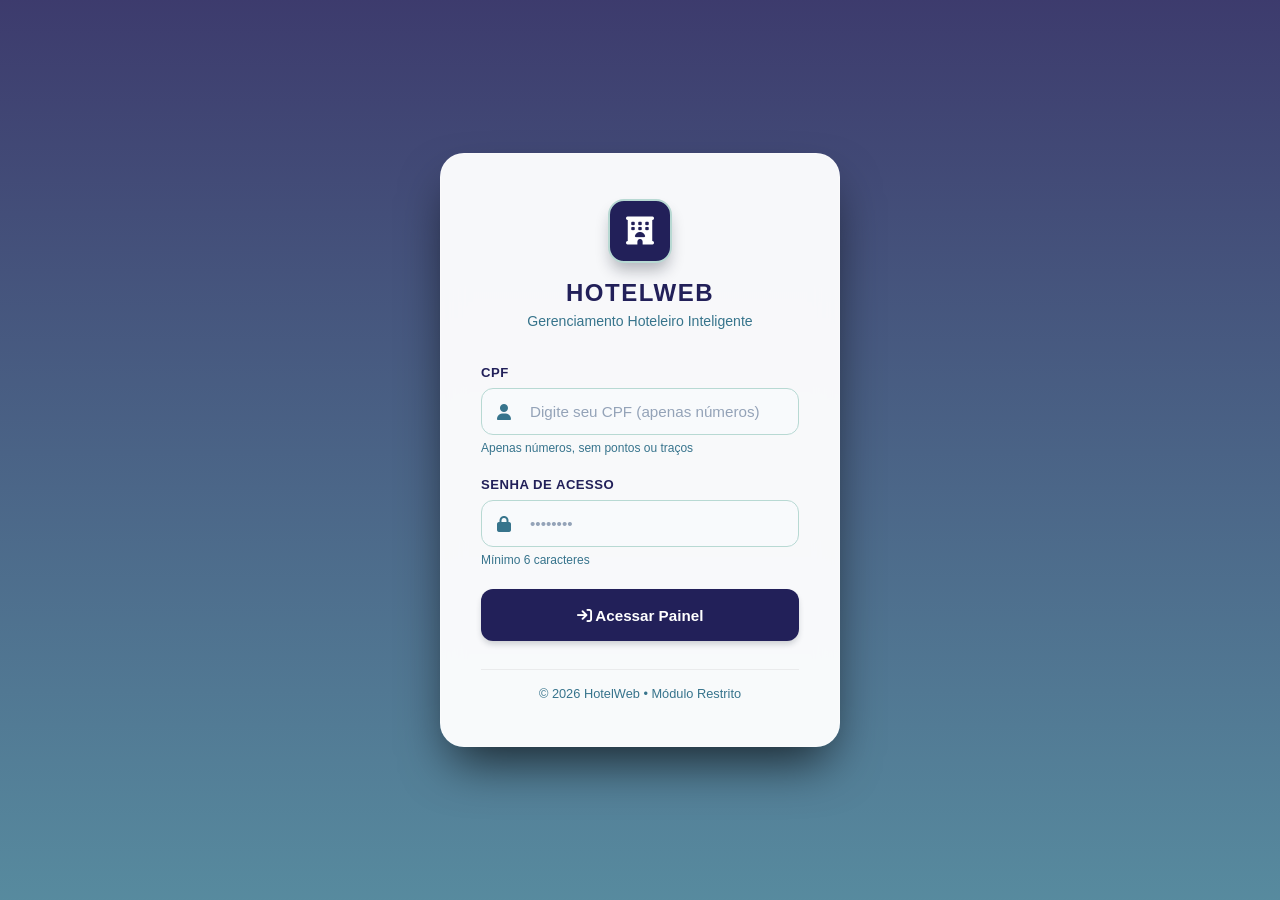
<file: hotel/src/main/resources/static/index.html>
<!DOCTYPE html>
<html lang="pt-BR">
<head>
    <meta charset="UTF-8">
    <meta name="viewport" content="width=device-width, initial-scale=1.0">
    <title>HotelWeb - Redirecionando</title>
    <style>
        body { 
            background: #0f172a; 
            display: flex; 
            flex-direction: column;
            justify-content: center; 
            align-items: center; 
            height: 100vh; 
            font-family: 'Inter', sans-serif; 
            color: #94a3b8; 
            gap: 16px;
        }
        .spinner {
            width: 40px;
            height: 40px;
            border: 4px solid rgba(255,255,255,0.1);
            border-left-color: #b45309;
            border-radius: 50%;
            animation: spin 1s linear infinite;
        }
        @keyframes spin { 0% { transform: rotate(0deg); } 100% { transform: rotate(360deg); } }
    </style>
</head>
<body>
    <div class="spinner"></div>
    <p>Carregando HotelWeb...</p>
    <script>
        const usuario = localStorage.getItem("usuarioLogado");
        setTimeout(() => {
            if (usuario) {
                window.location.href = "html/dashboard.html";
            } else {
                window.location.href = "html/login.html";
            }
        }, 300);
    </script>
</body>
</html>
</file>
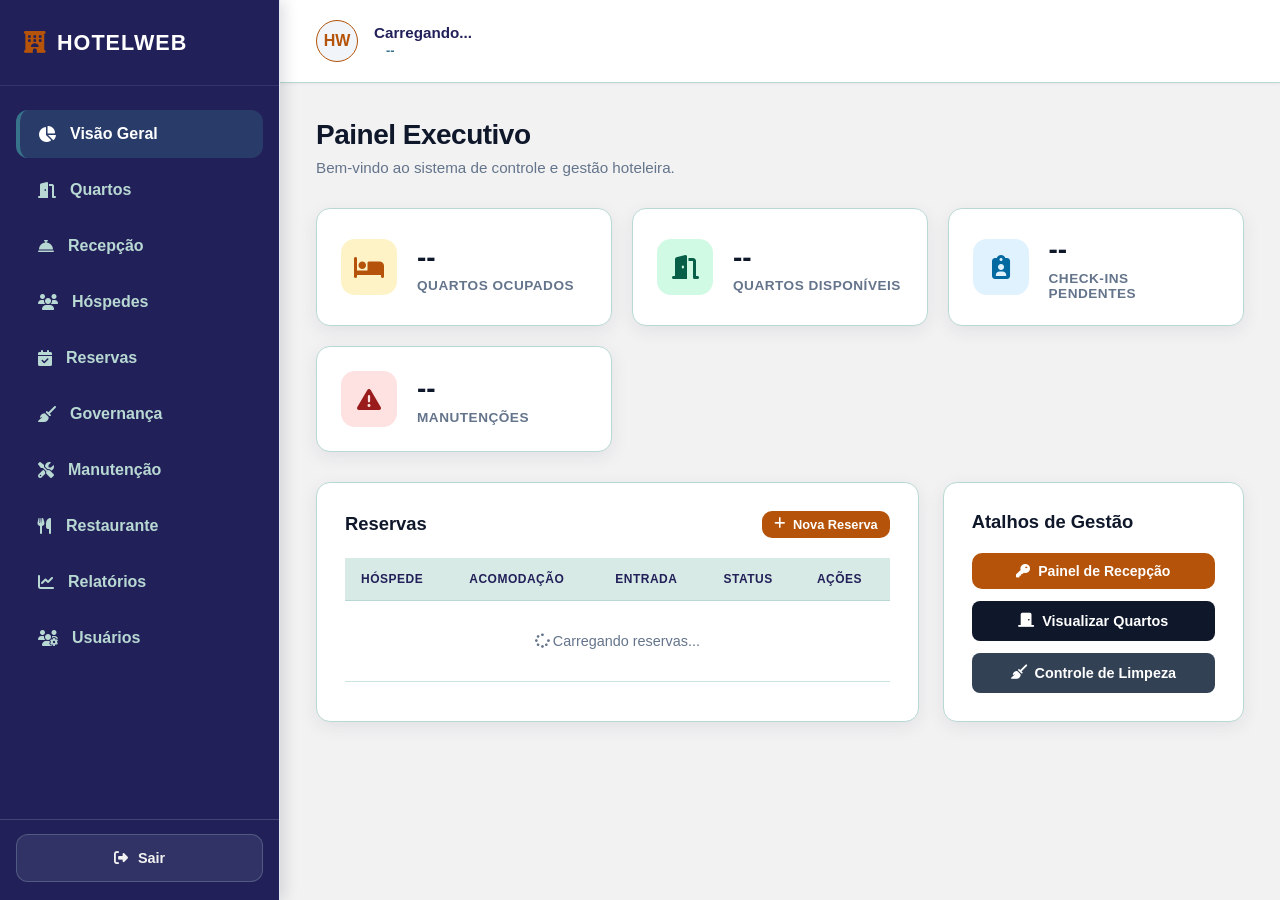
<file: hotel/src/main/resources/static/html/dashboard.html>
<!DOCTYPE html>
<html lang="pt-BR">
<head>
    <meta charset="UTF-8">
    <meta name="viewport" content="width=device-width, initial-scale=1.0">
    <title>HotelWeb - Painel Executivo</title>
    <link rel="stylesheet" href="../css/app.css">
    <link rel="stylesheet" href="https://cdnjs.cloudflare.com/ajax/libs/font-awesome/6.4.0/css/all.min.css">
    <link rel="stylesheet" href="../css/dashboard.css">
    <link rel="stylesheet" href="../css/navigation.css">
    <link rel="stylesheet" href="../css/theme.css">
</head>
<body>
    <aside>
        <div class="brand">
            <i class="fa-solid fa-hotel"></i> HOTELWEB
        </div>
        
        <!-- ============================================================
             MENU COM IDs CORRETOS PARA O CONTROLE DE ACESSO
             ============================================================ -->
        <ul class="menu" id="menu-lateral">
            <li id="menu-dashboard"><a href="dashboard.html" class="active"><i class="fa-solid fa-chart-pie"></i> Visão Geral</a></li>
            <li id="menu-quartos"><a href="quartos.html"><i class="fa-solid fa-door-open"></i> Quartos</a></li>
            <li id="menu-recepcao"><a href="recepcao.html"><i class="fa-solid fa-bell-concierge"></i> Recepção</a></li>
            <li id="menu-hospedes"><a href="hospedes.html"><i class="fa-solid fa-users"></i> Hóspedes</a></li>
            <li id="menu-reservas"><a href="reservas.html"><i class="fa-solid fa-calendar-check"></i> Reservas</a></li>
            <li id="menu-governanca"><a href="governanca.html"><i class="fa-solid fa-broom"></i> Governança</a></li>
            <li id="menu-manutencao"><a href="manutencao.html"><i class="fa-solid fa-screwdriver-wrench"></i> Manutenção</a></li>
            <li id="menu-restaurante"><a href="restaurante.html"><i class="fa-solid fa-utensils"></i> Restaurante</a></li>
            <li id="menu-relatorios"><a href="relatorios.html"><i class="fa-solid fa-chart-line"></i> Relatórios</a></li>
            <li id="menu-usuarios"><a href="usuarios.html"><i class="fa-solid fa-users-gear"></i> Usuários</a></li>
        </ul>
    </aside>

    <div class="main-container">
        <header>
            <div class="user-info">
                <div class="user-avatar" id="avatar-inicial">HW</div>
                <div class="user-details">
                    <h4 id="usuario-nome">Carregando...</h4>
                    <span id="usuario-papel" class="badge">--</span>
                </div>
            </div>
            <button onclick="fazerLogout()" class="btn-danger" style="padding: 8px 14px; font-size: 0.85rem; border-radius: 10px;">
                <i class="fa-solid fa-right-from-bracket"></i> Sair
            </button>
        </header>

        <main>
            <h1>Painel Executivo</h1>
            <p class="subtitle">Bem-vindo ao sistema de controle e gestão hoteleira.</p>

            <div id="mensagem-operacao" class="operation-message" role="status" aria-live="polite"></div>

            <!-- Cards de Indicadores -->
            <div class="stats-grid">
                <div class="stat-card">
                    <div class="stat-icon primary"><i class="fa-solid fa-bed"></i></div>
                    <div class="stat-info">
                        <h3 id="quartos-ocupados">--</h3>
                        <p>Quartos Ocupados</p>
                    </div>
                </div>
                <div class="stat-card">
                    <div class="stat-icon success"><i class="fa-solid fa-door-open"></i></div>
                    <div class="stat-info">
                        <h3 id="quartos-disponiveis">--</h3>
                        <p>Quartos Disponíveis</p>
                    </div>
                </div>
                <div class="stat-card">
                    <div class="stat-icon warning"><i class="fa-solid fa-clipboard-user"></i></div>
                    <div class="stat-info">
                        <h3 id="checkins-pendentes">--</h3>
                        <p>Check-ins Pendentes</p>
                    </div>
                </div>
                <div class="stat-card">
                    <div class="stat-icon danger"><i class="fa-solid fa-triangle-exclamation"></i></div>
                    <div class="stat-info">
                        <h3 id="manutencoes">--</h3>
                        <p>Manutenções</p>
                    </div>
                </div>
            </div>

            <!-- Grid de Conteúdo Principal -->
            <div class="dashboard-grid">
                <div class="card">
                    <div class="card-header-flex">
                        <h3>Reservas</h3>
                        <button class="btn-gold" style="padding: 6px 12px; font-size: 0.8rem;"><i class="fa-solid fa-plus"></i> Nova Reserva</button>
                    </div>
                    <table>
                        <thead>
                            <tr>
                                <th>Hóspede</th>
                                <th>Acomodação</th>
                                <th>Entrada</th>
                                <th>Status</th>
                                <th>Ações</th>
                            </tr>
                        </thead>
                        <tbody id="lista-reservas">
                            <tr>
                                <td colspan="5" class="reservation-state">
                                    <i class="fa-solid fa-spinner fa-spin"></i> Carregando reservas...
                                </td>
                            </tr>
                        </tbody>
                    </table>
                </div>

                <div class="card">
                    <div class="card-header-flex">
                        <h3>Atalhos de Gestão</h3>
                    </div>
                    <div style="display: flex; flex-direction: column; gap: 12px;">
                        <a href="recepcao.html" class="btn-gold dashboard-shortcut" data-papeis="ADMIN,RECEPCIONISTA" style="justify-content: center;">
                            <i class="fa-solid fa-key"></i> Painel de Recepção
                        </a>
                        <a href="quartos.html" id="atalho-quartos" class="btn dashboard-shortcut" data-papeis="ADMIN,RECEPCIONISTA,GOVERNANCA,MANUTENCAO" style="width: 100%; justify-content: center; background: #0f172a;">
                            <i class="fa-solid fa-door-closed"></i> <span>Visualizar Quartos</span>
                        </a>
                        <a href="governanca.html" class="btn dashboard-shortcut" data-papeis="ADMIN,GOVERNANCA" style="width: 100%; justify-content: center; background: #334155;">
                            <i class="fa-solid fa-broom"></i> Controle de Limpeza
                        </a>
                    </div>
                </div>
            </div>
        </main>
    </div>

    <!-- ============================================================
         ORDEM CORRETA DOS SCRIPTS (menu.js PRIMEIRO)
         ============================================================ -->
    <script src="../js/api.js"></script>
    <script src="../js/menu.js"></script> <!-- Obrigatório carregar antes do dashboard -->
    <script src="../js/dashboard.js"></script>
</body>
</html>
</file>
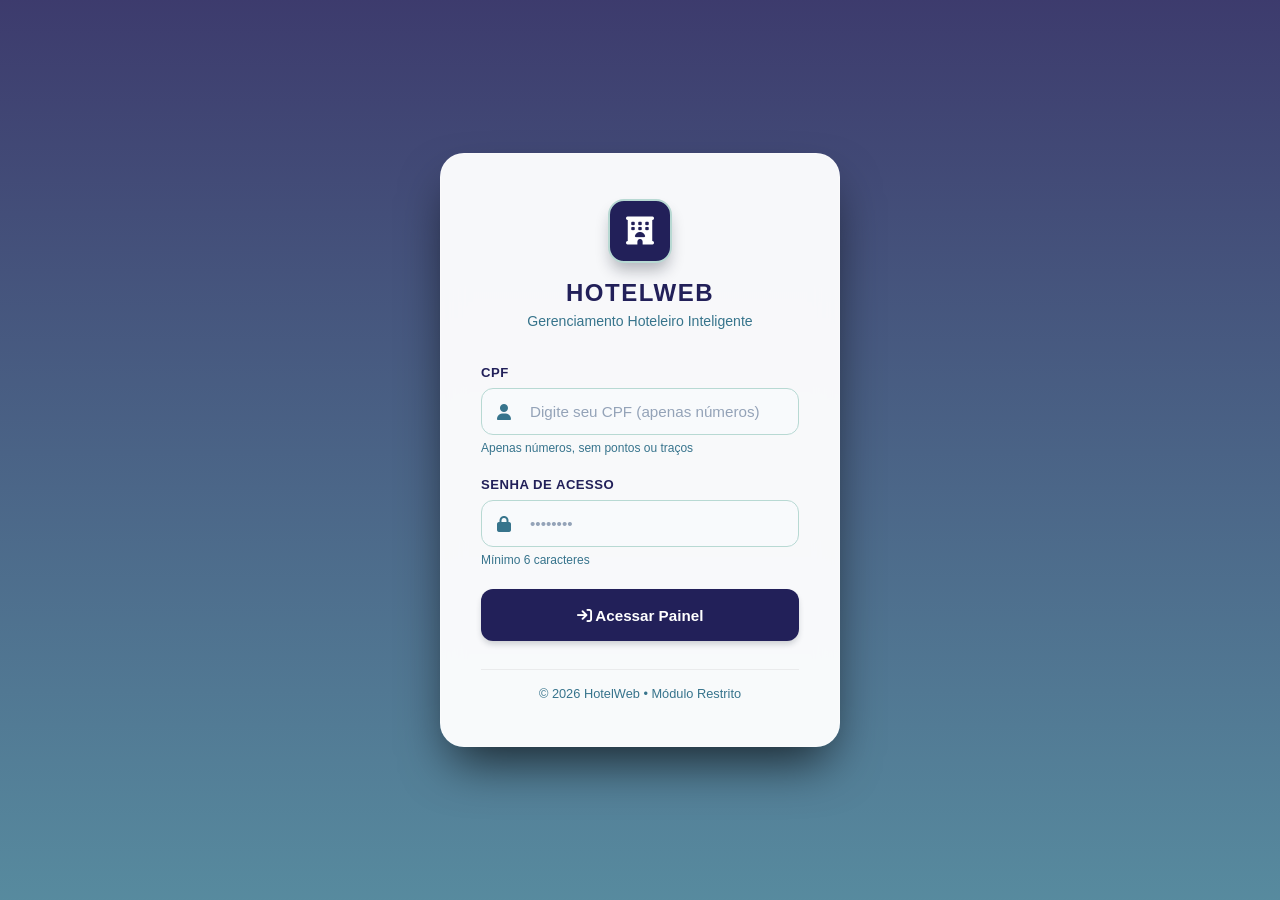
<file: hotel/src/main/resources/static/html/governanca.html>
<!DOCTYPE html>
<html lang="pt-BR">
<head>
    <meta charset="UTF-8">
    <meta name="viewport" content="width=device-width, initial-scale=1.0">
    <title>HotelWeb - Governança</title>
    <link rel="stylesheet" href="../css/app.css">
    <link rel="stylesheet" href="../css/governanca.css">
    <link rel="stylesheet" href="../css/navigation.css">
    <link rel="stylesheet" href="../css/theme.css">
    <link rel="stylesheet" href="https://cdnjs.cloudflare.com/ajax/libs/font-awesome/6.4.0/css/all.min.css">
</head>
<body>
    <div id="toast-notificacao" class="toast">
        <div class="toast-icon" id="toastIcon">
            <i class="fa-solid fa-check-circle"></i>
        </div>
        <div class="toast-content">
            <strong id="toastTitulo">Sucesso!</strong>
            <p id="toastMensagem">Status atualizado com sucesso.</p>
        </div>
        <button class="toast-close" onclick="fecharToast()">&times;</button>
    </div>

    <aside>
        <div class="brand">
            <i class="fa-solid fa-hotel"></i> HOTELWEB
        </div>
        <ul class="menu" id="menu-lateral">
            <li id="menu-dashboard"><a href="dashboard.html"><i class="fa-solid fa-chart-pie"></i> Visão Geral</a></li>
            <li id="menu-quartos"><a href="quartos.html"><i class="fa-solid fa-door-open"></i> Quartos</a></li>
            <li id="menu-recepcao"><a href="recepcao.html"><i class="fa-solid fa-bell-concierge"></i> Recepção</a></li>
            <li id="menu-governanca"><a href="governanca.html" class="active"><i class="fa-solid fa-broom"></i> Governança</a></li>
            <li id="menu-manutencao"><a href="manutencao.html"><i class="fa-solid fa-screwdriver-wrench"></i> Manutenção</a></li>
            <li id="menu-restaurante"><a href="restaurante.html"><i class="fa-solid fa-utensils"></i> Restaurante</a></li>
            <li id="menu-relatorios"><a href="relatorios.html"><i class="fa-solid fa-chart-line"></i> Relatórios</a></li>
            <li id="menu-usuarios"><a href="usuarios.html"><i class="fa-solid fa-users-gear"></i> Usuários</a></li>
        </ul>
    </aside>

    <div class="main-container">
        <header>
            <div class="user-info">
                <div class="user-avatar" id="avatar-inicial">HW</div>
                <div class="user-details">
                    <h4 id="usuario-nome">Carregando...</h4>
                    <span id="usuario-papel" class="badge">--</span>
                </div>
            </div>
            <button onclick="fazerLogout()" class="btn-danger" style="padding: 8px 14px; font-size: 0.85rem; border-radius: 10px;">
                <i class="fa-solid fa-right-from-bracket"></i> Sair
            </button>
        </header>

        <main>
            <h1>Governança</h1>
            <p class="subtitle">Controle de limpeza, organização e disponibilidade dos quartos.</p>

            <div class="stats-grid">
                <div class="stat-card">
                    <div class="stat-icon primary"><i class="fa-solid fa-hotel"></i></div>
                    <div class="stat-info">
                        <h3 id="total-quartos">0</h3>
                        <p>Total de Quartos</p>
                    </div>
                </div>
                <div class="stat-card">
                    <div class="stat-icon warning"><i class="fa-solid fa-broom"></i></div>
                    <div class="stat-info">
                        <h3 id="quartos-sujos">0</h3>
                        <p>Pendentes de Limpeza</p>
                    </div>
                </div>
                <div class="stat-card">
                    <div class="stat-icon primary"><i class="fa-solid fa-person-broom"></i></div>
                    <div class="stat-info">
                        <h3 id="quartos-em-limpeza">0</h3>
                        <p>Em Limpeza</p>
                    </div>
                </div>
                <div class="stat-card">
                    <div class="stat-icon success"><i class="fa-solid fa-circle-check"></i></div>
                    <div class="stat-info">
                        <h3 id="quartos-limpos">0</h3>
                        <p>Quartos Limpos</p>
                    </div>
                </div>
                <div class="stat-card">
                    <div class="stat-icon info"><i class="fa-solid fa-clipboard-check"></i></div>
                    <div class="stat-info">
                        <h3 id="quartos-inspecionados">0</h3>
                        <p>Inspecionados</p>
                    </div>
                </div>
            </div>

            <div class="card">
                <div class="card-header-flex">
                    <div>
                        <h3>Controle de Quartos</h3>
                        <p class="subtitle">Atualize o status de limpeza dos quartos.</p>
                    </div>
                </div>

                <div class="filtros">
                    <div class="form-group">
                        <label for="filtro-status">Status</label>
                        <select id="filtro-status">
                            <option value="">Todos</option>
                            <option value="SUJO">Sujo</option>
                            <option value="EM_LIMPEZA">Em limpeza</option>
                            <option value="LIMPO">Limpo</option>
                            <option value="INSPECIONADO">Inspecionado</option>
                        </select>
                    </div>

                    <div class="form-group">
                        <label for="filtro-quarto">Número do quarto</label>
                        <input type="text" id="filtro-quarto" placeholder="Ex.: 101">
                    </div>

                    <button type="button" class="btn" id="btnFiltrar">
                        <i class="fa-solid fa-filter"></i> Filtrar
                    </button>

                    <button type="button" class="btn-secondary" id="btnLimparFiltro">
                        <i class="fa-solid fa-rotate-left"></i> Limpar
                    </button>
                </div>
            </div>

            <div class="card">
                <div class="card-header-flex">
                    <h3>Status dos Quartos</h3>
                    <button type="button" class="btn-primary" id="btnAtualizar">
                        <i class="fa-solid fa-rotate"></i> Atualizar
                    </button>
                </div>

                <div class="table-container">
                    <table>
                        <thead>
                            <tr>
                                <th>Quarto</th>
                                <th>Tipo</th>
                                <th>Status Ocupação</th>
                                <th>Status Limpeza</th>
                                <th style="text-align: center;">Ações</th>
                            </tr>
                        </thead>
                        <tbody id="lista-quartos">
                            <tr>
                                <td colspan="5" class="loading-message">
                                    <i class="fa-solid fa-spinner fa-spin"></i> Carregando quartos...
                                </td>
                            </tr>
                        </tbody>
                    </table>
                </div>
            </div>
        </main>
    </div>

    <script src="../js/api.js"></script>
    <script src="../js/menu.js"></script>
    <script src="../js/governanca.js"></script>
</body>
</html>
</file>
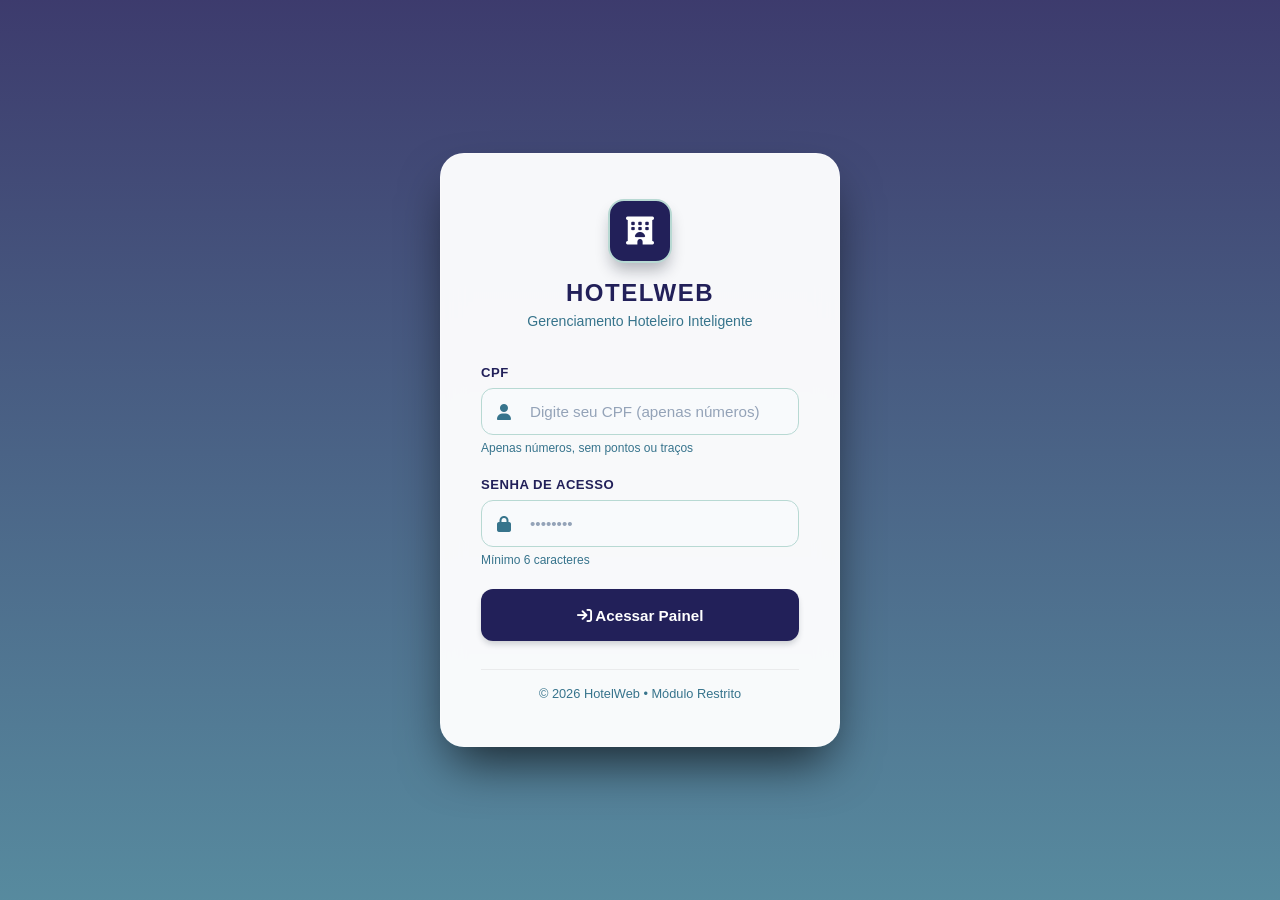
<file: hotel/src/main/resources/static/html/hospedes.html>
<!DOCTYPE html>
<html lang="pt-BR">

<head>
    <meta charset="UTF-8">
    <meta name="viewport" content="width=device-width, initial-scale=1.0">

    <title>HotelWeb - Hóspedes</title>

    <link rel="stylesheet" href="../css/app.css">
    <link rel="stylesheet" href="../css/hospedes.css">
    <link rel="stylesheet" href="../css/navigation.css">
    <link rel="stylesheet" href="../css/theme.css">

    <link rel="stylesheet"
        href="https://cdnjs.cloudflare.com/ajax/libs/font-awesome/6.4.0/css/all.min.css">
</head>

<body>

    <!-- ============================================================
         SIDEBAR
    ============================================================ -->
    <aside>

        <div class="brand">
            <i class="fa-solid fa-hotel"></i>
            HOTELWEB
        </div>

        <ul class="menu" id="menu-lateral">

            <li>
                <a href="dashboard.html">
                    <i class="fa-solid fa-chart-pie"></i>
                    Visão Geral
                </a>
            </li>

            <li>
                <a href="quartos.html">
                    <i class="fa-solid fa-door-open"></i>
                    Quartos
                </a>
            </li>

            <li>
                <a href="recepcao.html">
                    <i class="fa-solid fa-bell-concierge"></i>
                    Recepção
                </a>
            </li>

            <li>
                <a href="hospedes.html" class="active">
                    <i class="fa-solid fa-user"></i>
                    Hóspedes
                </a>
            </li>

            <li>
                <a href="reservas.html">
                    <i class="fa-solid fa-calendar-check"></i>
                    Reservas
                </a>
            </li>

            <li>
                <a href="governanca.html">
                    <i class="fa-solid fa-broom"></i>
                    Governança
                </a>
            </li>

            <li>
                <a href="manutencao.html">
                    <i class="fa-solid fa-screwdriver-wrench"></i>
                    Manutenção
                </a>
            </li>

            <li id="menu-usuarios">
                <a href="usuarios.html">
                    <i class="fa-solid fa-users-gear"></i>
                    Usuários
                </a>
            </li>

        </ul>

    </aside>


    <!-- ============================================================
         CONTEÚDO PRINCIPAL
    ============================================================ -->
    <div class="main-container">

        <!-- HEADER -->
        <header>

            <div class="user-info">

                <div class="user-avatar" id="avatar-inicial">
                    HW
                </div>

                <div class="user-details">

                    <h4 id="usuario-nome">
                        Carregando...
                    </h4>

                    <span id="usuario-papel" class="badge">
                        --
                    </span>

                </div>

            </div>

            <button
                onclick="fazerLogout()"
                class="btn-danger">

                <i class="fa-solid fa-right-from-bracket"></i>
                Sair

            </button>

        </header>


        <!-- ========================================================
             CONTEÚDO
        ======================================================== -->
        <main>

            <div class="page-header">

                <div>

                    <h1>Hóspedes</h1>

                    <p class="subtitle">
                        Cadastre e gerencie os hóspedes do hotel
                    </p>

                </div>

                <button
                    class="btn-primary"
                    id="btnNovoHospede">

                    <i class="fa-solid fa-plus"></i>
                    Novo Hóspede

                </button>

            </div>


            <!-- ====================================================
                 BUSCA
            ==================================================== -->
            <div class="card filtro-card">

                <div class="search-box">

                    <i class="fa-solid fa-magnifying-glass"></i>

                    <input
                        type="text"
                        id="campoBusca"
                        placeholder="Buscar por nome ou CPF..."
                    >

                </div>

            </div>


            <!-- ====================================================
                 TABELA
            ==================================================== -->
            <div class="card">

                <div class="table-container">

                    <table>

                        <thead>

                            <tr>
                                <th>Nome</th>
                                <th>CPF</th>
                                <th>Telefone</th>
                                <th>E-mail</th>
                                <th style="text-align: center;">
                                    Ações
                                </th>
                            </tr>

                        </thead>

                        <tbody id="lista-hospedes">

                            <tr>

                                <td
                                    colspan="5"
                                    class="loading-message">

                                    <i class="fa-solid fa-spinner fa-spin"></i>

                                    Carregando hóspedes...

                                </td>

                            </tr>

                        </tbody>

                    </table>

                </div>

            </div>

        </main>

    </div>


    <!-- ============================================================
         MODAL DE HÓSPEDE
    ============================================================ -->
    <div
        class="modal-overlay"
        id="modalHospede">

        <div class="modal-box">

            <div class="modal-header">

                <h2 id="modalTitulo">
                    Novo Hóspede
                </h2>

                <button
                    type="button"
                    class="modal-close"
                    id="modalFechar">

                    &times;

                </button>

            </div>


            <form id="formHospede">

                <input
                    type="hidden"
                    id="hospedeId">


                <!-- NOME -->
                <div class="form-group">

                    <label for="nome">
                        Nome Completo
                    </label>

                    <input
                        type="text"
                        id="nome"
                        required
                        placeholder="Digite o nome completo">

                </div>


                <!-- CPF -->
                <div class="form-group">

                    <label for="cpf">
                        CPF
                    </label>

                    <input
                        type="text"
                        id="cpf"
                        required
                        maxlength="11"
                        inputmode="numeric"
                        placeholder="Apenas números">

                    <small class="form-help">
                        Digite apenas os números do CPF.
                    </small>

                </div>


                <!-- TELEFONE -->
                <div class="form-group">

                    <label for="telefone">
                        Telefone
                    </label>

                    <input
                        type="text"
                        id="telefone"
                        required
                        placeholder="Digite o telefone">

                </div>


                <!-- EMAIL -->
                <div class="form-group">

                    <label for="email">
                        E-mail
                    </label>

                    <input
                        type="email"
                        id="email"
                        required
                        placeholder="Digite o e-mail">

                </div>


                <!-- BOTÕES -->
                <div class="form-actions">

                    <button
                        type="button"
                        class="btn-secondary"
                        id="btnCancelar">

                        Cancelar

                    </button>

                    <button
                        type="submit"
                        class="btn-save">

                        <i class="fa-solid fa-save"></i>
                        Salvar

                    </button>

                </div>

            </form>

        </div>

    </div>


    <!-- ============================================================
         SCRIPTS
    ============================================================ -->

    <script src="../js/api.js"></script>
    <script src="../js/menu.js"></script>
    <script src="../js/hospedes.js"></script>

</body>

</html>
</file>
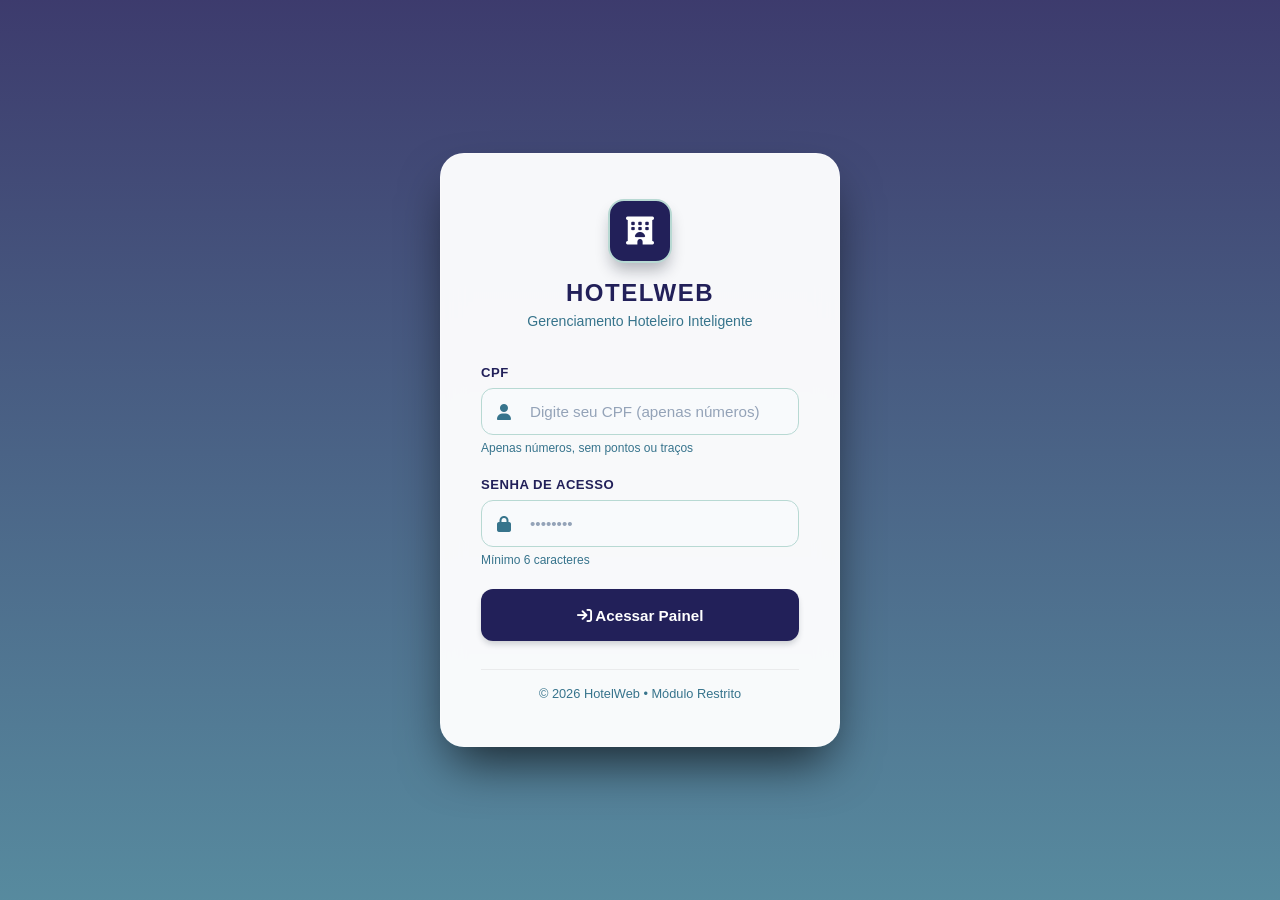
<file: hotel/src/main/resources/static/html/login.html>
<!DOCTYPE html>
<html lang="pt-BR">
<head>
    <meta charset="UTF-8">
    <meta name="viewport" content="width=device-width, initial-scale=1.0">
    <title>HotelWeb - Login de Acesso</title>
    
    <!-- CSS -->
    <link rel="stylesheet" href="../css/app.css">
    <link rel="stylesheet" href="../css/login.css">
    <link rel="stylesheet" href="../css/theme.css">
    
    <!-- Font Awesome -->
    <link rel="stylesheet" href="https://cdnjs.cloudflare.com/ajax/libs/font-awesome/6.4.0/css/all.min.css">
</head>
<body class="login-page">
    <div class="login-wrapper">
        <div class="login-card">
            <!-- Cabeçalho -->
            <div class="login-header">
                <div class="login-logo">
                    <i class="fa-solid fa-hotel"></i>
                </div>
                <div class="login-brand">HOTELWEB</div>
                <p class="login-subtitle">Gerenciamento Hoteleiro Inteligente</p>
            </div>

            <!-- Formulário -->
            <form id="form-login">
                <div class="form-group">
                    <label for="cpf">CPF</label>
                    <div class="input-icon-wrapper">
                        <i class="fa-solid fa-user"></i>
                        <input 
                            type="text" 
                            id="cpf" 
                            required 
                            placeholder="Digite seu CPF (apenas números)"
                            maxlength="11"
                            autocomplete="off"
                        >
                    </div>
                    <small class="form-help">Apenas números, sem pontos ou traços</small>
                </div>

                <div class="form-group">
                    <label for="senha">Senha de Acesso</label>
                    <div class="input-icon-wrapper">
                        <i class="fa-solid fa-lock"></i>
                        <input 
                            type="password" 
                            id="senha" 
                            required 
                            placeholder="••••••••"
                            minlength="6"
                        >
                    </div>
                    <small class="form-help">Mínimo 6 caracteres</small>
                </div>

                <button type="submit" class="btn-login" id="btnLogin">
                    <span id="btnTexto"><i class="fa-solid fa-arrow-right-to-bracket"></i> Acessar Painel</span>
                    <span id="btnLoader" class="spinner" style="display: none;"></span>
                </button>
                
                <div id="mensagem-erro"></div>
            </form>

            <!-- Rodapé -->
            <div class="login-footer">
                &copy; 2026 HotelWeb &bull; Módulo Restrito
            </div>
        </div>
    </div>

    <!-- ===== SCRIPTS ===== -->
    <script src="../js/api.js"></script>
    <script src="../js/login.js"></script>
</body>
</html>
</file>
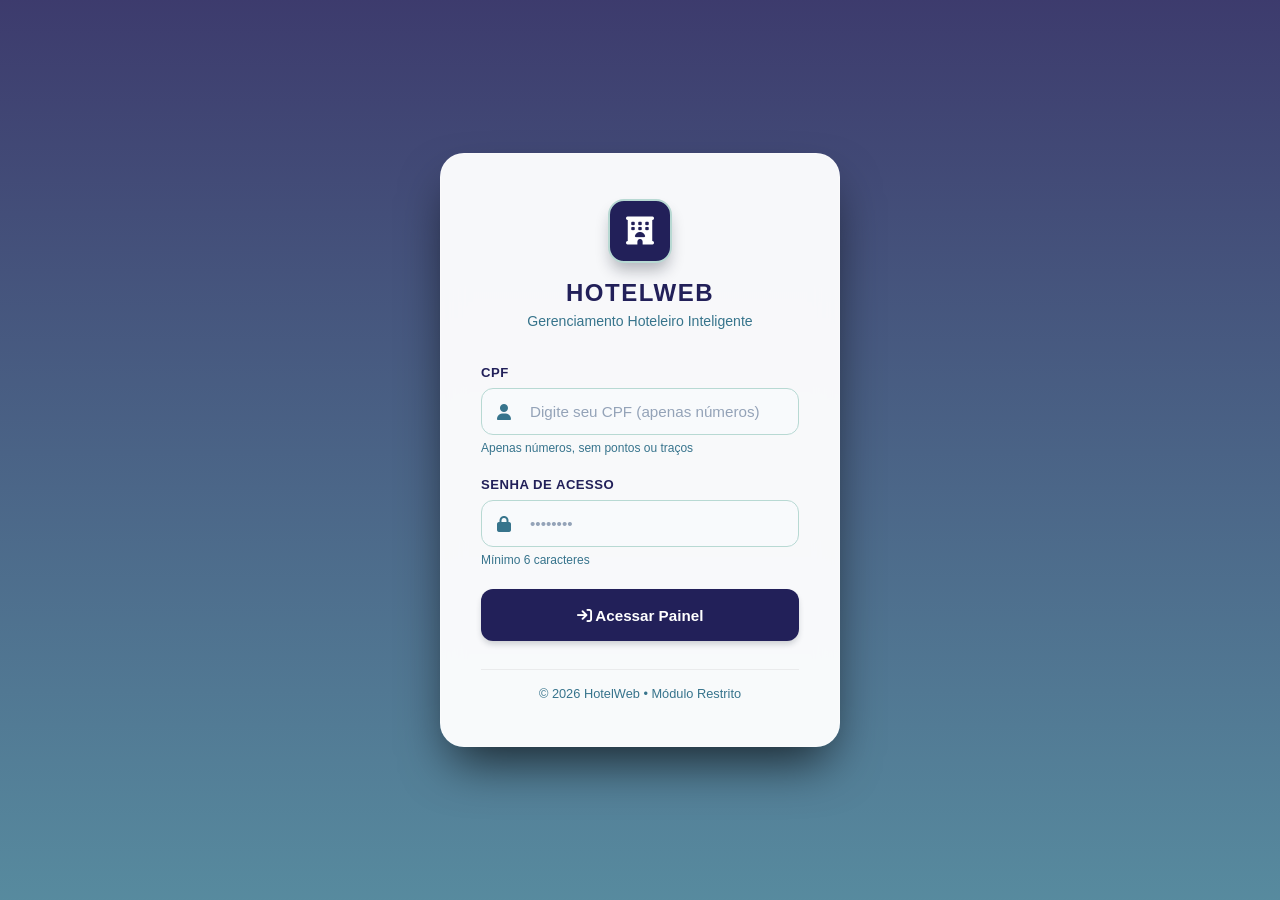
<file: hotel/src/main/resources/static/html/manutencao.html>
<!DOCTYPE html>
<html lang="pt-BR">
<head>
    <meta charset="UTF-8">
    <meta name="viewport" content="width=device-width, initial-scale=1.0">
    <title>HotelWeb - Manutenção</title>
    <link rel="stylesheet" href="../css/app.css">
    <link rel="stylesheet" href="https://cdnjs.cloudflare.com/ajax/libs/font-awesome/6.4.0/css/all.min.css">
    <link rel="stylesheet" href="../css/manutencao.css">
    <link rel="stylesheet" href="../css/navigation.css">
    <link rel="stylesheet" href="../css/theme.css">
</head>
<body>
    <aside>
        <div class="brand">
            <i class="fa-solid fa-hotel"></i> HOTELWEB
        </div>
        <ul class="menu" id="menu-lateral">
            <li><a href="dashboard.html"><i class="fa-solid fa-chart-pie"></i> Visão Geral</a></li>
            <li><a href="quartos.html"><i class="fa-solid fa-door-open"></i> Quartos</a></li>
            <li><a href="recepcao.html"><i class="fa-solid fa-bell-concierge"></i> Recepção</a></li>
            <li><a href="governanca.html"><i class="fa-solid fa-broom"></i> Governança</a></li>
            <li><a href="manutencao.html" class="active"><i class="fa-solid fa-screwdriver-wrench"></i> Manutenção</a></li>
            <li id="menu-usuarios"><a href="usuarios.html"><i class="fa-solid fa-users-gear"></i> Usuários</a></li>
        </ul>
    </aside>

    <div class="main-container">
        <header>
            <div class="user-info">
                <div class="user-avatar" id="avatar-inicial">HW</div>
                <div class="user-details">
                    <h4 id="usuario-nome">Carregando...</h4>
                    <span id="usuario-papel" class="badge">--</span>
                </div>
            </div>
            <button onclick="fazerLogout()" class="btn-danger maintenance-logout">
                <i class="fa-solid fa-right-from-bracket"></i> Sair
            </button>
        </header>

        <!-- MAIN ATUALIZADO COM AS FUNCIONALIDADES DA SPRINT 5 -->
        <main>
            <h1>Manutenção</h1>
            <p class="subtitle">Acompanhamento e abertura das solicitações de manutenção.</p>

            <!-- 1. Form de Abertura de Chamado -->
            <section class="card maintenance-card">
                <h2><i class="fa-solid fa-plus"></i> Abrir Novo Chamado</h2>
                <form id="form-chamado">
                    <div class="form-group">
                        <label for="quartoId">Quarto:</label>
                        <select id="quartoId" required>
                            <option value="" selected disabled>Carregando quartos...</option>
                        </select>
                    </div>
                    <div class="form-group">
                        <label for="descricao">Descrição do Problema:</label>
                        <textarea id="descricao" required rows="3" placeholder="Descreva o problema em detalhes..."></textarea>
                    </div>
                    <button type="submit" class="btn-primary">
                        <i class="fa-solid fa-paper-plane"></i> Criar Chamado
                    </button>
                </form>
            </section>

            <!-- 2. Painel por Status (Kanban) -->
            <section class="card maintenance-card">
                <h2><i class="fa-solid fa-list-check"></i> Painel de Chamados</h2>
                <div class="kanban-board">
                    <div class="column" id="coluna-ABERTA">
                        <h3>Aberta</h3>
                        <div class="chamados-list" id="lista-ABERTA"></div>
                    </div>
                    <div class="column" id="coluna-EM_ANDAMENTO">
                        <h3>Em Andamento</h3>
                        <div class="chamados-list" id="lista-EM_ANDAMENTO"></div>
                    </div>
                    <div class="column" id="coluna-CONCLUIDA">
                        <h3>Concluída</h3>
                        <div class="chamados-list" id="lista-CONCLUIDA"></div>
                    </div>
                </div>
            </section>
        </main>
    </div>

    <!-- 3. Modal para Histórico do Chamado -->
    <div id="modal-historico" class="modal hidden">
        <div class="modal-content">
            <span class="close-modal" id="btn-fechar-modal">&times;</span>
            <h2>Histórico do Chamado <span id="historico-id"></span></h2>
            <p><strong>Quarto/Local:</strong> <span id="historico-quarto"></span></p>
            <p><strong>Descrição:</strong> <span id="historico-descricao"></span></p>
            
            <h3>Histórico de Status</h3>
            <ul id="lista-historico-status" class="timeline">
                <!-- Preenchido via JS -->
            </ul>
        </div>
    </div>

    <script src="../js/api.js"></script>
    <script src="../js/menu.js"></script>
    <script src="../js/manutencao.js"></script>
</body>
</html>
</file>
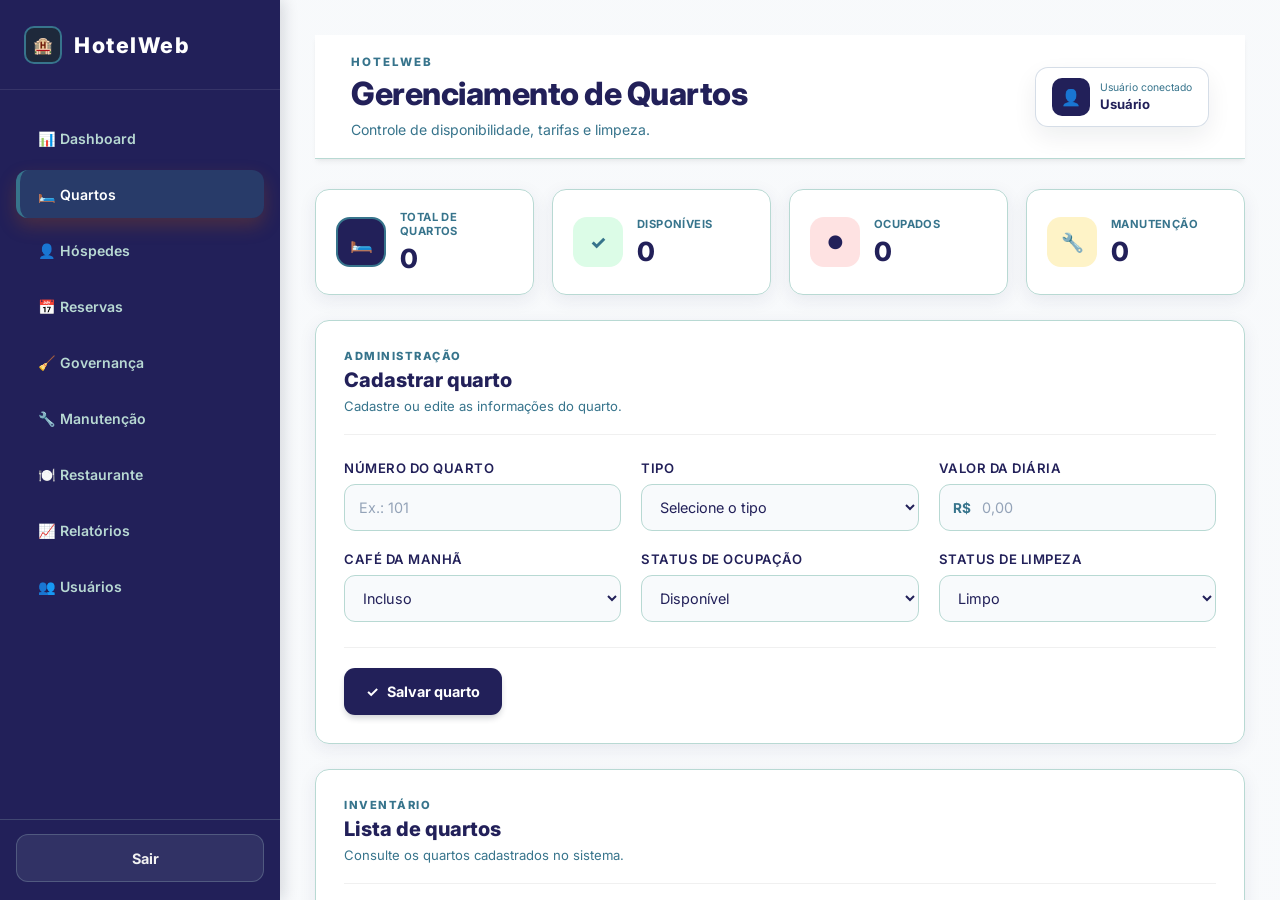
<file: hotel/src/main/resources/static/html/quartos.html>
<!DOCTYPE html>
<html lang="pt-BR">
<head>
    <meta charset="UTF-8">
    <meta name="viewport" content="width=device-width, initial-scale=1.0">
    <title>Quartos | HotelWeb</title>
    <link rel="preconnect" href="https://fonts.googleapis.com">
    <link rel="preconnect" href="https://fonts.gstatic.com" crossorigin>
    <link href="https://fonts.googleapis.com/css2?family=Inter:wght@400;500;600;700;800&display=swap" rel="stylesheet">
    <link rel="stylesheet" href="../css/app.css">
    <link rel="stylesheet" href="../css/quartos.css">
    <link rel="stylesheet" href="../css/navigation.css">
    <link rel="stylesheet" href="../css/theme.css">
</head>

<body>

    <!-- =====================================================
         SIDEBAR (COM TODOS OS IDs CORRETOS)
    ====================================================== -->

    <aside class="sidebar">

        <div class="logo">
            <div class="logo-icon">🏨</div>
            <div class="logo-text">HotelWeb</div>
        </div>

        <ul class="menu" id="menu-lateral">
            <li id="menu-dashboard"><a href="dashboard.html">📊 Dashboard</a></li>
            <li id="menu-quartos"><a href="quartos.html" class="active">🛏️ Quartos</a></li>
            <li id="menu-hospedes"><a href="hospedes.html">👤 Hóspedes</a></li>
            <li id="menu-reservas"><a href="reservas.html">📅 Reservas</a></li>
            <li id="menu-governanca"><a href="governanca.html">🧹 Governança</a></li>
            <li id="menu-manutencao"><a href="manutencao.html">🔧 Manutenção</a></li>
            <li id="menu-restaurante"><a href="restaurante.html">🍽️ Restaurante</a></li>
            <li id="menu-relatorios"><a href="relatorios.html">📈 Relatórios</a></li>
            <li id="menu-usuarios"><a href="usuarios.html">👥 Usuários</a></li>
        </ul>

        <div class="sidebar-footer">
            <button type="button" id="btnLogout" class="btn-logout">
                <span>🚪</span>
                <span>Sair</span>
            </button>
        </div>

    </aside>

    <!-- =====================================================
         CONTEÚDO PRINCIPAL
    ====================================================== -->

    <main class="main-content">

        <header class="topbar">
            <div class="page-title">
                <span class="page-kicker">HOTELWEB</span>
                <h1>Gerenciamento de Quartos</h1>
                <p>Controle de disponibilidade, tarifas e limpeza.</p>
            </div>

            <div class="usuario">
                <div class="usuario-icon">👤</div>
                <div>
                    <small>Usuário conectado</small>
                    <strong id="usuarioNome">Usuário</strong>
                </div>
            </div>
        </header>

        <section class="resumo">
            <div class="resumo-card">
                <div class="resumo-icon total">🛏️</div>
                <div class="resumo-info">
                    <span>Total de quartos</span>
                    <strong id="totalQuartos">0</strong>
                </div>
            </div>

            <div class="resumo-card">
                <div class="resumo-icon disponivel">✓</div>
                <div class="resumo-info">
                    <span>Disponíveis</span>
                    <strong id="quartosDisponiveis">0</strong>
                </div>
            </div>

            <div class="resumo-card">
                <div class="resumo-icon ocupado">●</div>
                <div class="resumo-info">
                    <span>Ocupados</span>
                    <strong id="quartosOcupados">0</strong>
                </div>
            </div>

            <div class="resumo-card">
                <div class="resumo-icon manutencao">🔧</div>
                <div class="resumo-info">
                    <span>Manutenção</span>
                    <strong id="quartosManutencao">0</strong>
                </div>
            </div>
        </section>

        <section class="content-card" id="area-administracao-quartos">
            <div class="card-header">
                <div>
                    <span class="section-label">ADMINISTRAÇÃO</span>
                    <h2 id="tituloFormulario">Cadastrar quarto</h2>
                    <p>Cadastre ou edite as informações do quarto.</p>
                </div>
            </div>

            <form id="formQuarto">
                <input type="hidden" id="quartoId">

                <div class="form-grid">
                    <div class="form-group">
                        <label for="numero">Número do quarto</label>
                        <input type="text" id="numero" placeholder="Ex.: 101" required>
                    </div>

                    <div class="form-group">
                        <label for="tipo">Tipo</label>
                        <select id="tipo" required>
                            <option value="">Selecione o tipo</option>
                            <option value="SIMPLES">Simples</option>
                            <option value="DUPLO">Duplo</option>
                            <option value="SUITE">Suíte</option>
                        </select>
                    </div>

                    <div class="form-group">
                        <label for="valorDiaria">Valor da diária</label>
                        <div class="input-money">
                            <span>R$</span>
                            <input type="number" id="valorDiaria" placeholder="0,00" step="0.01" min="0" required>
                        </div>
                    </div>

                    <div class="form-group">
                        <label for="cafe">Café da manhã</label>
                        <select id="cafe">
                            <option value="true">Incluso</option>
                            <option value="false">Não incluso</option>
                        </select>
                    </div>

                    <div class="form-group">
                        <label for="statusOcupacao">Status de ocupação</label>
                        <select id="statusOcupacao">
                            <option value="DISPONIVEL">Disponível</option>
                            <option value="OCUPADO">Ocupado</option>
                            <option value="MANUTENCAO">Manutenção</option>
                        </select>
                    </div>

                    <div class="form-group">
                        <label for="statusLimpeza">Status de limpeza</label>
                        <select id="statusLimpeza">
                            <option value="LIMPO">Limpo</option>
                            <option value="SUJO">Sujo</option>
                            <option value="EM_LIMPEZA">Em limpeza</option>
                            <option value="INSPECIONADO">Inspecionado</option>
                        </select>
                    </div>
                </div>

                <div class="form-actions">
                    <button type="submit" class="btn btn-primary">
                        <span>✓</span> Salvar quarto
                    </button>
                    <button type="button" id="btnCancelar" class="btn btn-secondary hidden">
                        Cancelar edição
                    </button>
                </div>
            </form>
        </section>

        <section class="content-card">
            <div class="card-header list-header">
                <div>
                    <span class="section-label">INVENTÁRIO</span>
                    <h2>Lista de quartos</h2>
                    <p>Consulte os quartos cadastrados no sistema.</p>
                </div>
            </div>

            <div class="filtros">
                <div class="form-group">
                    <label for="filtroStatus">Status</label>
                    <select id="filtroStatus">
                        <option value="TODOS">Todos os status</option>
                        <option value="DISPONIVEL">Disponível</option>
                        <option value="OCUPADO">Ocupado</option>
                        <option value="MANUTENCAO">Manutenção</option>
                    </select>
                </div>

                <div class="form-group">
                    <label for="filtroTipo">Tipo</label>
                    <select id="filtroTipo">
                        <option value="TODOS">Todos os tipos</option>
                        <option value="SIMPLES">Simples</option>
                        <option value="DUPLO">Duplo</option>
                        <option value="SUITE">Suíte</option>
                    </select>
                </div>

                <div class="form-group pesquisa-group">
                    <label for="pesquisa">Pesquisar quarto</label>
                    <div class="search-wrapper">
                        <span class="search-icon">🔎</span>
                        <input type="text" id="pesquisa" placeholder="Digite o número do quarto...">
                    </div>
                </div>
            </div>

            <div class="table-wrapper">
                <table>
                    <thead>
                        <tr>
                            <th>Quarto</th>
                            <th>Tipo</th>
                            <th>Diária</th>
                            <th>Café</th>
                            <th>Ocupação</th>
                            <th>Limpeza</th>
                            <th id="cabecalho-acoes-quartos">Ações</th>
                        </tr>
                    </thead>
                    <tbody id="tabelaQuartos">
                        <tr>
                            <td colspan="7" class="loading">Carregando quartos...</td>
                        </tr>
                    </tbody>
                </table>
            </div>
        </section>

        <footer class="page-footer">
            <span>HotelWeb</span>
            <span>Sistema de gerenciamento hoteleiro</span>
        </footer>

    </main>

    <script src="../js/api.js"></script>
    <script src="../js/menu.js"></script>
    <script src="../js/quartos.js"></script>
</body>
</html>
</file>
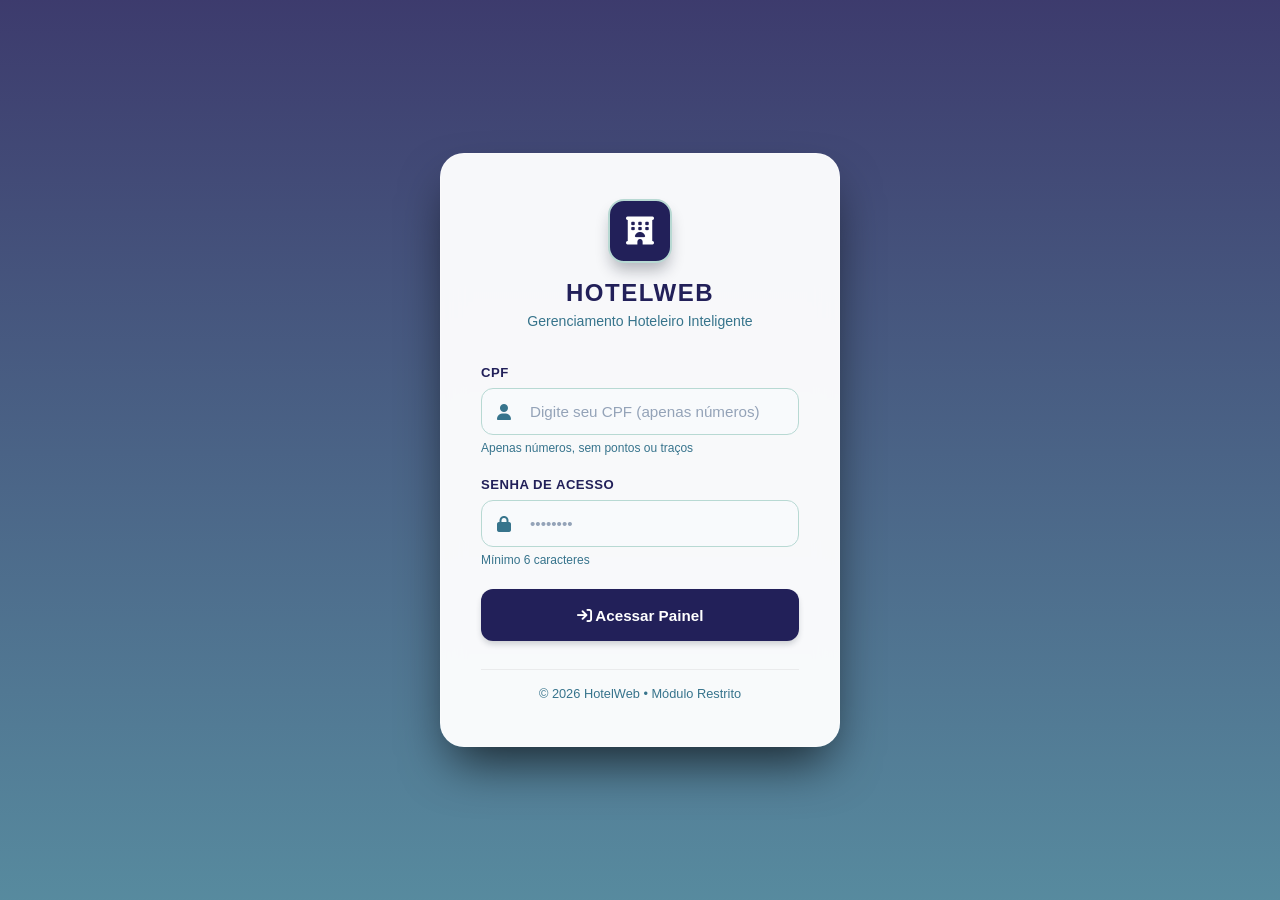
<file: hotel/src/main/resources/static/html/recepcao.html>
<!DOCTYPE html>
<html lang="pt-BR">

<head>
    <meta charset="UTF-8">
    <meta name="viewport" content="width=device-width, initial-scale=1.0">

    <title>HotelWeb - Recepção</title>

    <link rel="stylesheet" href="../css/app.css">
    <link rel="stylesheet" href="../css/recepcao.css">
    <link rel="stylesheet" href="../css/navigation.css">
    <link rel="stylesheet" href="../css/theme.css">

    <link rel="stylesheet"
        href="https://cdnjs.cloudflare.com/ajax/libs/font-awesome/6.4.0/css/all.min.css">
</head>

<body>

    <!-- =====================================================
         MENU LATERAL
    ====================================================== -->

    <aside>

        <div class="brand">
            <i class="fa-solid fa-hotel"></i>
            HOTELWEB
        </div>

        <ul class="menu" id="menu-lateral">

            <li>
                <a href="dashboard.html">
                    <i class="fa-solid fa-chart-pie"></i>
                    Visão Geral
                </a>
            </li>

            <li>
                <a href="quartos.html">
                    <i class="fa-solid fa-door-open"></i>
                    Quartos
                </a>
            </li>

            <li>
                <a href="recepcao.html" class="active">
                    <i class="fa-solid fa-bell-concierge"></i>
                    Recepção
                </a>
            </li>

            <li>
                <a href="governanca.html">
                    <i class="fa-solid fa-broom"></i>
                    Governança
                </a>
            </li>

            <li>
                <a href="manutencao.html">
                    <i class="fa-solid fa-screwdriver-wrench"></i>
                    Manutenção
                </a>
            </li>

            <li id="menu-usuarios">
                <a href="usuarios.html">
                    <i class="fa-solid fa-users-gear"></i>
                    Usuários
                </a>
            </li>

        </ul>

    </aside>


    <!-- =====================================================
         CONTEÚDO PRINCIPAL
    ====================================================== -->

    <div class="main-container">

        <!-- HEADER -->

        <header>

            <div class="user-info">

                <div class="user-avatar" id="avatar-inicial">
                    HW
                </div>

                <div class="user-details">

                    <h4 id="usuario-nome">
                        Carregando...
                    </h4>

                    <span id="usuario-papel" class="badge">
                        --
                    </span>

                </div>

            </div>

            <button
                onclick="fazerLogout()"
                class="btn-danger btn-sair">

                <i class="fa-solid fa-right-from-bracket"></i>
                Sair

            </button>

        </header>


        <!-- =================================================
             CONTEÚDO
        ================================================== -->

        <main>

            <div class="pagina-titulo">

                <div>
                    <h1>
                        <i class="fa-solid fa-bell-concierge"></i>
                        Recepção
                    </h1>

                    <p class="subtitle">
                        Controle de reservas, check-in e check-out.
                    </p>
                </div>

            </div>


            <!-- =================================================
                 CARDS
            ================================================== -->

            <div class="stats-grid">

                <div class="stat-card">

                    <div class="stat-icon primary">
                        <i class="fa-solid fa-calendar-check"></i>
                    </div>

                    <div class="stat-info">

                        <h3 id="total-reservas">
                            0
                        </h3>

                        <p>
                            Reservas
                        </p>

                    </div>

                </div>


                <div class="stat-card">

                    <div class="stat-icon warning">
                        <i class="fa-solid fa-right-to-bracket"></i>
                    </div>

                    <div class="stat-info">

                        <h3 id="total-pendentes">
                            0
                        </h3>

                        <p>
                            Check-ins Pendentes
                        </p>

                    </div>

                </div>


                <div class="stat-card">

                    <div class="stat-icon success">
                        <i class="fa-solid fa-bed"></i>
                    </div>

                    <div class="stat-info">

                        <h3 id="total-hospedados">
                            0
                        </h3>

                        <p>
                            Hóspedes Hospedados
                        </p>

                    </div>

                </div>


                <div class="stat-card">

                    <div class="stat-icon danger">
                        <i class="fa-solid fa-right-from-bracket"></i>
                    </div>

                    <div class="stat-info">

                        <h3 id="total-checkouts">
                            0
                        </h3>

                        <p>
                            Check-outs
                        </p>

                    </div>

                </div>

            </div>


            <!-- =================================================
                 ÁREA DE RESERVAS
            ================================================== -->

            <div class="card">

                <div class="card-header-flex">

                    <div>

                        <h3>
                            Reservas
                        </h3>

                        <p class="card-description">
                            Consulte e gerencie as hospedagens.
                        </p>

                    </div>

                    <button
                        class="btn-gold"
                        onclick="carregarReservas()">

                        <i class="fa-solid fa-rotate"></i>
                        Atualizar

                    </button>

                </div>


                <!-- BUSCA -->

                <div class="filtros">

                    <div class="campo-busca">

                        <i class="fa-solid fa-magnifying-glass"></i>

                        <input
                            type="text"
                            id="campoBusca"
                            placeholder="Buscar por hóspede, quarto ou CPF...">

                    </div>

                    <select id="filtroStatus">

                        <option value="">
                            Todos os status
                        </option>

                        <option value="RESERVADA">
                            Reservadas
                        </option>

                        <option value="CHECKIN">
                            Hospedados
                        </option>

                        <option value="FINALIZADA">
                            Finalizadas
                        </option>

                        <option value="CANCELADA">
                            Canceladas
                        </option>

                    </select>

                </div>


                <!-- MENSAGEM -->

                <div
                    id="mensagem"
                    class="mensagem">
                </div>


                <!-- TABELA -->

                <div class="tabela-container">

                    <table>

                        <thead>

                            <tr>

                                <th>
                                    Reserva
                                </th>

                                <th>
                                    Hóspede
                                </th>

                                <th>
                                    Quarto
                                </th>

                                <th>
                                    Entrada
                                </th>

                                <th>
                                    Saída
                                </th>

                                <th>
                                    Status
                                </th>

                                <th>
                                    Ações
                                </th>

                            </tr>

                        </thead>

                        <tbody id="listaReservas">

                            <tr>

                                <td
                                    colspan="7"
                                    class="carregando">

                                    <i class="fa-solid fa-spinner fa-spin"></i>
                                    Carregando reservas...

                                </td>

                            </tr>

                        </tbody>

                    </table>

                </div>

            </div>

        </main>

    </div>

    <div id="modalCheckout" class="modal" role="dialog" aria-modal="true" aria-labelledby="tituloModalCheckout">
        <div class="modal-conteudo">
            <div class="modal-header">
                <h2 id="tituloModalCheckout"><i class="fa-solid fa-receipt"></i> Conferência do check-out</h2>
                <button type="button" id="btnFecharCheckout" class="btn-fechar" aria-label="Fechar conferência" title="Fechar">
                    <i class="fa-solid fa-xmark"></i>
                </button>
            </div>
            <div class="checkout-resumo">
                <p><strong id="checkoutHospede">Hóspede</strong></p>
                <p id="checkoutQuarto">Quarto</p>
                <p id="checkoutAvisoData" class="checkout-aviso"></p>
            </div>
            <div class="checkout-diarias">
                <div><span>Diárias</span><strong id="checkoutQuantidadeDiarias">1 diária</strong></div>
                <div><span>Valor da diária</span><strong id="checkoutValorDiaria">R$ 0,00</strong></div>
                <div><span>Subtotal das diárias</span><strong id="checkoutTotalDiarias">R$ 0,00</strong></div>
            </div>
            <h3>Consumos realizados</h3>
            <div id="checkoutConsumos" class="checkout-consumos"></div>
            <div class="checkout-total"><span>Total de consumos</span><strong id="checkoutTotal">R$ 0,00</strong></div>
            <div class="checkout-total checkout-total-geral"><span>Total geral</span><strong id="checkoutTotalGeral">R$ 0,00</strong></div>
            <div class="modal-footer checkout-acoes">
                <button type="button" id="btnCancelarCheckout" class="btn-modal-fechar">Voltar</button>
                <button type="button" id="btnConfirmarCheckout" class="btn-confirmar-checkout">
                    <i class="fa-solid fa-check"></i> Confirmar check-out
                </button>
            </div>
        </div>
    </div>


    <!-- =====================================================
         MODAL DETALHES
    ====================================================== -->

    <div
        id="modalDetalhes"
        class="modal"
        role="dialog"
        aria-modal="true"
        aria-labelledby="tituloModalDetalhes">

        <div class="modal-conteudo">

            <div class="modal-header">

                <h2 id="tituloModalDetalhes">
                    <i class="fa-solid fa-calendar-check"></i>
                    Detalhes da Reserva
                </h2>

                <button
                    type="button"
                    id="btnFecharModalDetalhes"
                    class="btn-fechar"
                    aria-label="Fechar detalhes da reserva"
                    title="Fechar">

                    <i class="fa-solid fa-xmark"></i>

                </button>

            </div>


            <div id="detalhesReserva">

                <!-- preenchido pelo JavaScript -->

            </div>

            <div class="modal-footer">
                <button type="button" id="btnFecharModalRodape" class="btn-modal-fechar">
                    Fechar
                </button>
            </div>

        </div>

    </div>


    <!-- =====================================================
         SCRIPTS
    ====================================================== -->

    <script src="../js/api.js"></script>
    <script src="../js/menu.js"></script>
    <script src="../js/dashboard.js"></script>
    <script src="../js/recepcao.js"></script>

</body>

</html>
</file>
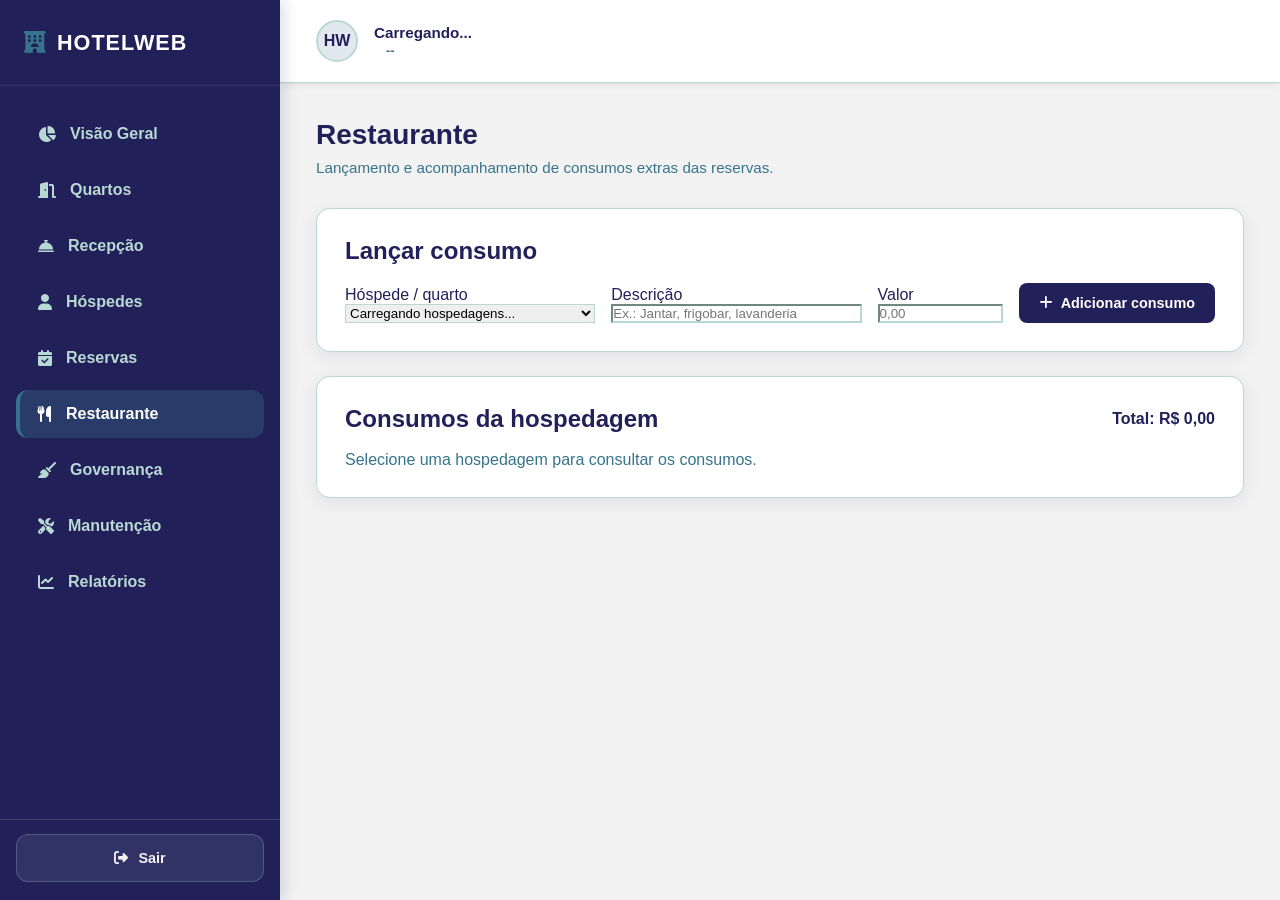
<file: hotel/src/main/resources/static/html/restaurante.html>
<!DOCTYPE html>
<html lang="pt-BR">
<head>
    <meta charset="UTF-8">
    <meta name="viewport" content="width=device-width, initial-scale=1.0">
    <title>HotelWeb - Restaurante</title>
    <link rel="stylesheet" href="../css/app.css">
    <link rel="stylesheet" href="https://cdnjs.cloudflare.com/ajax/libs/font-awesome/6.4.0/css/all.min.css">
    <link rel="stylesheet" href="../css/restaurante.css">
    <link rel="stylesheet" href="../css/navigation.css">
    <link rel="stylesheet" href="../css/theme.css">
</head>
<body>
    <aside>
        <div class="brand">
            <i class="fa-solid fa-hotel" aria-hidden="true"></i> HOTELWEB
        </div>
        <ul class="menu" id="menu-lateral">
            <li><a href="dashboard.html"><i class="fa-solid fa-chart-pie" aria-hidden="true"></i> Visão Geral</a></li>
            <li><a href="quartos.html"><i class="fa-solid fa-door-open" aria-hidden="true"></i> Quartos</a></li>
            <li><a href="recepcao.html"><i class="fa-solid fa-bell-concierge" aria-hidden="true"></i> Recepção</a></li>
            <li><a href="hospedes.html"><i class="fa-solid fa-user" aria-hidden="true"></i> Hóspedes</a></li>
            <li><a href="reservas.html"><i class="fa-solid fa-calendar-check" aria-hidden="true"></i> Reservas</a></li>
            <li><a href="restaurante.html" class="active" aria-current="page"><i class="fa-solid fa-utensils" aria-hidden="true"></i> Restaurante</a></li>
            <li><a href="governanca.html"><i class="fa-solid fa-broom" aria-hidden="true"></i> Governança</a></li>
            <li><a href="manutencao.html"><i class="fa-solid fa-screwdriver-wrench" aria-hidden="true"></i> Manutenção</a></li>
            <li><a href="relatorios.html"><i class="fa-solid fa-chart-line" aria-hidden="true"></i> Relatórios</a></li>
            <li id="menu-usuarios"><a href="usuarios.html"><i class="fa-solid fa-users-gear" aria-hidden="true"></i> Usuários</a></li>
        </ul>
    </aside>

    <div class="main-container">
        <header>
            <div class="user-info">
                <div class="user-avatar" id="avatar-inicial" aria-hidden="true">HW</div>
                <div class="user-details">
                    <h4 id="usuario-nome">Carregando...</h4>
                    <span id="usuario-papel" class="badge">--</span>
                </div>
            </div>
            <button type="button" onclick="fazerLogout()" class="btn-danger restaurante-logout">
                <i class="fa-solid fa-right-from-bracket" aria-hidden="true"></i> Sair
            </button>
        </header>

        <main class="restaurante-main">
            <div class="restaurante-page">
                <h1>Restaurante</h1>
                <p class="subtitle">Lançamento e acompanhamento de consumos extras das reservas.</p>

                <section class="card" aria-labelledby="titulo-lancamento">
                    <h2 id="titulo-lancamento">Lançar consumo</h2>
                    <form id="form-consumo" class="consumo-form">
                        <div class="form-group">
                            <label for="reservaId">Hóspede / quarto</label>
                            <select id="reservaId" required>
                                <option value="" selected disabled>Carregando hospedagens...</option>
                            </select>
                        </div>
                        <div class="form-group">
                            <label for="descricao">Descrição</label>
                            <input id="descricao" maxlength="255" required placeholder="Ex.: Jantar, frigobar, lavanderia">
                        </div>
                        <div class="form-group">
                            <label for="valor">Valor</label>
                            <input id="valor" type="number" min="0.01" step="0.01" required placeholder="0,00">
                        </div>
                        <button type="submit" class="btn-primary"><i class="fa-solid fa-plus"></i> Adicionar consumo</button>
                    </form>
                </section>

                <section class="card" aria-labelledby="titulo-consumos">
                    <div class="consumos-header">
                        <h2 id="titulo-consumos">Consumos da hospedagem</h2>
                        <strong id="total-consumos">Total: R$ 0,00</strong>
                    </div>
                    <div id="lista-consumos" class="lista-consumos" aria-live="polite">
                        Selecione uma hospedagem para consultar os consumos.
                    </div>
                </section>
            </div>
        </main>
    </div>

    <script src="../js/api.js"></script>
    <script src="../js/menu.js"></script>
    <script src="../js/dashboard.js"></script>
    <script src="../js/restaurante.js"></script>
</body>
</html>
</file>
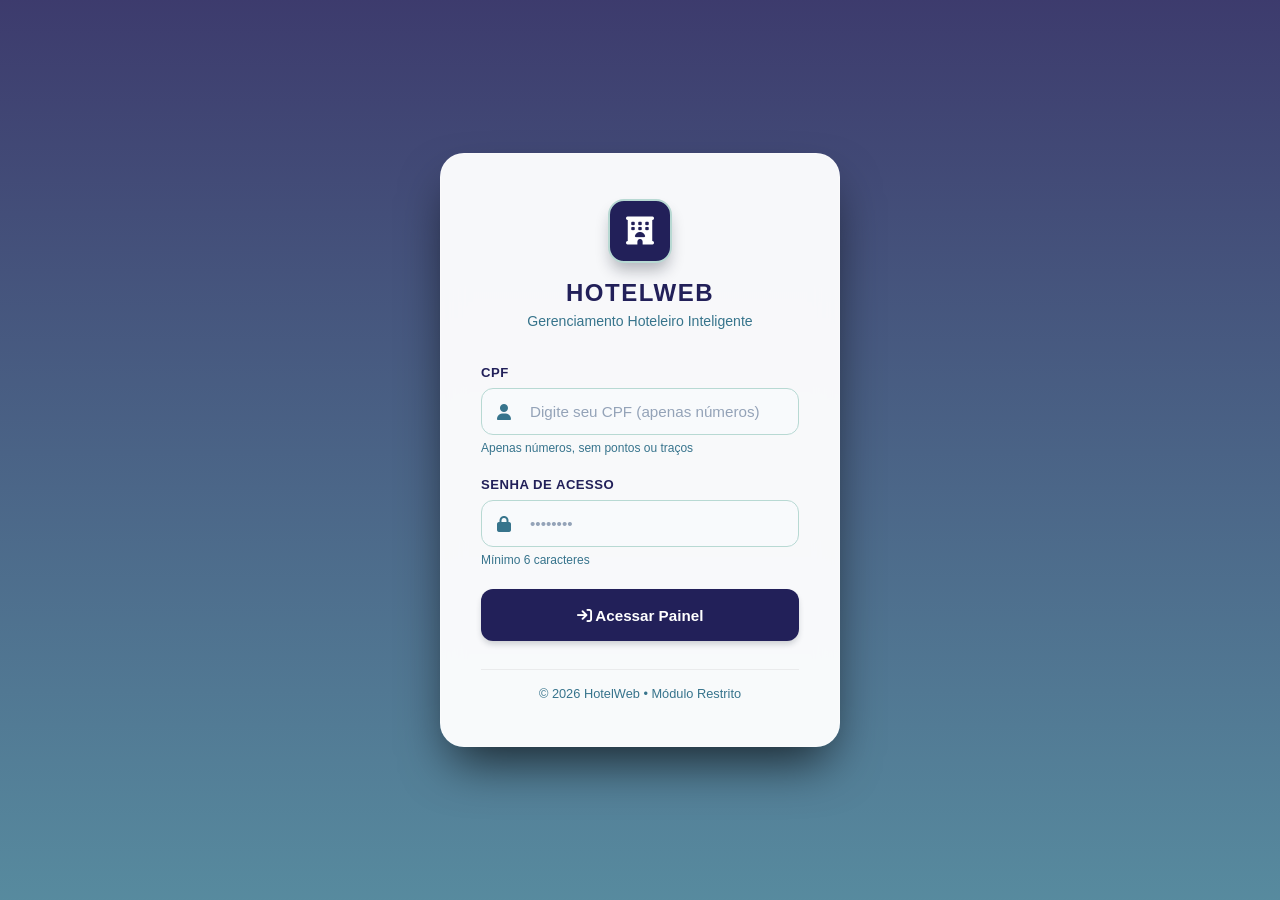
<file: hotel/src/main/resources/static/html/usuarios.html>
<!DOCTYPE html>
<html lang="pt-BR">
<head>
    <meta charset="UTF-8">
    <meta name="viewport" content="width=device-width, initial-scale=1.0">
    <title>HotelWeb - Gerenciar Usuários</title>
    <link rel="stylesheet" href="../css/app.css">
    <link rel="stylesheet" href="https://cdnjs.cloudflare.com/ajax/libs/font-awesome/6.4.0/css/all.min.css">
    <link rel="stylesheet" href="../css/usuarios.css">
    <link rel="stylesheet" href="../css/navigation.css">
    <link rel="stylesheet" href="../css/theme.css">
</head>
<body>
    <!-- ===== SIDEBAR ===== -->
    <aside>
        <div class="brand">
            <i class="fa-solid fa-hotel"></i> HOTELWEB
        </div>
        <ul class="menu" id="menu-lateral">
            <li><a href="dashboard.html"><i class="fa-solid fa-chart-pie"></i> Visão Geral</a></li>
            <li><a href="quartos.html"><i class="fa-solid fa-door-open"></i> Quartos</a></li>
            <li><a href="recepcao.html"><i class="fa-solid fa-bell-concierge"></i> Recepção</a></li>
            <li><a href="governanca.html"><i class="fa-solid fa-broom"></i> Governança</a></li>
            <li><a href="manutencao.html"><i class="fa-solid fa-screwdriver-wrench"></i> Manutenção</a></li>
            <li id="menu-usuarios"><a href="usuarios.html" class="active"><i class="fa-solid fa-users-gear"></i> Usuários</a></li>
        </ul>
    </aside>

    <!-- ===== CONTEÚDO PRINCIPAL ===== -->
    <div class="main-container">
        <header>
            <div class="user-info">
                <div class="user-avatar" id="avatar-inicial">HW</div>
                <div class="user-details">
                    <h4 id="usuario-nome">Carregando...</h4>
                    <span id="usuario-papel" class="badge">--</span>
                </div>
            </div>
            <button onclick="fazerLogout()" class="btn-danger" style="padding: 8px 14px; font-size: 0.85rem; border-radius: 10px;">
                <i class="fa-solid fa-right-from-bracket"></i> Sair
            </button>
        </header>

        <main>
            <h1>Gerenciar Usuários</h1>
            <p class="subtitle">Gerencie todos os colaboradores e suas permissões</p>

            <div class="page-header">
                <div>
                    <h2>Usuários do Sistema</h2>
                    <p class="subtitle">Gerencie todos os colaboradores e suas permissões</p>
                </div>
                <button class="btn-primary" id="btnNovoUsuario">
                    <i class="fa-solid fa-plus"></i> Novo Usuário
                </button>
            </div>

            <div class="card">
                <div class="table-container">
                    <table>
                        <thead>
                            <tr>
                                <th>ID</th>
                                <th>CPF</th>
                                <th>Nome</th>
                                <th>Email</th>
                                <th>Papel</th>
                                <th style="text-align: center;">Ações</th>
                            </tr>
                        </thead>
                        <tbody id="lista-usuarios">
                            <tr>
                                <td colspan="6" class="loading-message">
                                    <i class="fa-solid fa-spinner fa-spin"></i> Carregando usuários...
                                </td>
                            </tr>
                        </tbody>
                    </table>
                </div>
            </div>
        </main>
    </div>

    <!-- ===== MODAL DE USUÁRIO ===== -->
    <div class="modal-overlay" id="modalUsuario">
        <div class="modal-box">
            <div class="modal-header">
                <h2 id="modalTitulo">Novo Usuário</h2>
                <button class="modal-close" id="modalFechar">&times;</button>
            </div>

            <form id="formUsuario">
                <input type="hidden" id="usuarioId">

                <div class="form-group">
                    <label for="nome">Nome Completo</label>
                    <input type="text" id="nome" required placeholder="Digite o nome completo">
                </div>

                <div class="form-group">
                    <label for="cpf">CPF</label>
                    <input type="text" id="cpf" required placeholder="Apenas números" maxlength="11">
                    <small class="form-help">Apenas números, sem pontos ou traços</small>
                </div>

                <!-- ===== NOVO CAMPO: EMAIL ===== -->
                <div class="form-group">
                    <label for="email">E-mail</label>
                    <input type="email" id="email" required placeholder="colaborador@hotelweb.com">
                    <small class="form-help">E-mail institucional do usuário</small>
                </div>

                <div class="form-group">
                    <label for="senha">Senha</label>
                    <input type="password" id="senha" autocomplete="new-password" placeholder="Mínimo 6 caracteres">
                    <small class="form-help" id="senhaHelp">Digite uma senha para novo usuário (opcional na edição)</small>
                </div>

                <div class="form-group">
                    <label for="papel">Papel no Sistema</label>
                    <select id="papel" required>
                        <option value="">Selecione...</option>
                        <option value="ADMIN">Administrador</option>
                        <option value="RECEPCIONISTA">Recepcionista</option>
                        <option value="GOVERNANCA">Governança</option>
                        <option value="MANUTENCAO">Manutenção</option>
                    </select>
                </div>

                <div class="form-actions">
                    <button type="button" class="btn-secondary" id="btnCancelar">Cancelar</button>
                    <button type="submit" class="btn-save" id="btnSalvar">
                        <i class="fa-solid fa-save"></i> Salvar
                    </button>
                </div>
            </form>
        </div>
    </div>

    <!-- ===== SCRIPTS ===== -->
    <script src="../js/api.js"></script>
    <script src="../js/menu.js"></script>
    <script src="../js/usuarios.js"></script>
</body>
</html>
</file>
<file: hotel/src/main/resources/static/css/app.css>
:root {
    --primary: #0f172a;
    --primary-light: #1e293b;
    --accent: #b45309;
    --accent-hover: #d97706;
    --bg-body: #f8fafc;
    --bg-card: #ffffff;
    --text-main: #1e293b;
    --text-muted: #64748b;
    --border: #e2e8f0;
    --success: #10b981;
    --warning: #f59e0b;
    --danger: #ef4444;
    --radius: 12px;
    --shadow: 0 4px 6px -1px rgba(0, 0, 0, 0.05), 0 2px 4px -2px rgba(0, 0, 0, 0.05);
}

* {
    margin: 0;
    padding: 0;
    box-sizing: border-box;
    font-family: 'Inter', -apple-system, BlinkMacSystemFont, "Segoe UI", Roboto, sans-serif;
}

body {
    background-color: var(--bg-body);
    color: var(--text-main);
    display: flex;
    height: 100vh;
    overflow: hidden;
}

/* Sidebar Estilizada */
aside {
    width: 280px;
    background: var(--primary);
    color: #f8fafc;
    display: flex;
    flex-direction: column;
    box-shadow: 4px 0 10px rgba(0,0,0,0.05);
    z-index: 10;
}

.brand {
    padding: 28px 24px;
    font-size: 1.35rem;
    font-weight: 700;
    letter-spacing: 1px;
    color: #ffffff;
    border-bottom: 1px solid rgba(255,255,255,0.1);
    display: flex;
    align-items: center;
    gap: 10px;
}

.brand i {
    color: var(--accent);
}

.menu {
    list-style: none;
    padding: 24px 16px;
    display: flex;
    flex-direction: column;
    gap: 8px;
    flex: 1;
    overflow-y: auto;
}

.menu a {
    display: flex;
    align-items: center;
    gap: 14px;
    padding: 14px 18px;
    text-decoration: none;
    color: #94a3b8;
    font-weight: 500;
    border-radius: var(--radius);
    transition: all 0.25s ease;
}

.menu a:hover, .menu a.active {
    background: rgba(255, 255, 255, 0.08);
    color: #ffffff;
}

.menu a.active {
    border-left: 4px solid var(--accent);
}

/* Layout Principal */
.main-container {
    flex: 1;
    display: flex;
    flex-direction: column;
    overflow-y: auto;
}

header {
    background: var(--bg-card);
    padding: 20px 36px;
    border-bottom: 1px solid var(--border);
    display: flex;
    justify-content: space-between;
    align-items: center;
    box-shadow: var(--shadow);
}

.user-info {
    display: flex;
    align-items: center;
    gap: 16px;
}

.user-avatar {
    width: 42px;
    height: 42px;
    border-radius: 50%;
    background: #e2e8f0;
    display: flex;
    align-items: center;
    justify-content: center;
    font-weight: 600;
    color: var(--primary);
    border: 2px solid var(--border);
}

.user-details span {
    font-size: 0.8rem;
    color: var(--text-muted);
}

.user-details h4 {
    font-size: 0.95rem;
    color: var(--text-main);
}

main {
    padding: 36px;
    flex: 1;
}

h1 {
    font-size: 1.75rem;
    font-weight: 700;
    color: var(--primary);
    margin-bottom: 8px;
}

.subtitle {
    color: var(--text-muted);
    font-size: 0.95rem;
    margin-bottom: 32px;
}

/* Cards & Componentes */
.card {
    background: var(--bg-card);
    padding: 28px;
    border-radius: var(--radius);
    border: 1px solid var(--border);
    box-shadow: var(--shadow);
    margin-bottom: 24px;
}

/* Botões Modernos */
button, .btn {
    background: var(--primary);
    color: white;
    border: none;
    padding: 12px 20px;
    border-radius: 8px;
    font-weight: 600;
    cursor: pointer;
    transition: all 0.2s;
    display: inline-flex;
    align-items: center;
    gap: 8px;
    text-decoration: none;
    font-size: 0.9rem;
}

button:hover, .btn:hover {
    background: var(--primary-light);
    transform: translateY(-1px);
}

button.btn-accent, .btn-accent {
    background: var(--accent);
}
button.btn-accent:hover, .btn-accent:hover {
    background: var(--accent-hover);
}

button.btn-danger, .btn-danger {
    background: var(--danger);
}

/* Tabelas */
table {
    width: 100%;
    border-collapse: collapse;
    margin-top: 16px;
    text-align: left;
}

th, td {
    padding: 14px 16px;
    border-bottom: 1px solid var(--border);
    font-size: 0.9rem;
}

th {
    background: #f1f5f9;
    color: var(--text-muted);
    font-weight: 600;
    text-transform: uppercase;
    font-size: 0.75rem;
    letter-spacing: 0.5px;
}

/* Badges e Alertas */
.badge {
    padding: 6px 12px;
    border-radius: 20px;
    font-size: 0.75rem;
    font-weight: 700;
    text-transform: uppercase;
}
.badge.admin { background: #fee2e2; color: #991b1b; }
.badge.recepcionista { background: #e0f2fe; color: #0369a1; }
.badge.governanca { background: #fef3c7; color: #92400e; }
.badge.manutencao { background: #d1fae5; color: #065f46; }

.alert {
    padding: 14px 18px;
    border-radius: 8px;
    font-size: 0.9rem;
    margin-bottom: 20px;
    font-weight: 500;
}
.alert-error { background: #fee2e2; color: #991b1b; border: 1px solid #fecaca; }
.alert-success { background: #d1fae5; color: #065f46; border: 1px solid #a7f3d0; }
</file>
<file: hotel/src/main/resources/static/css/dashboard.css>
:root {
    --luxury-bg: #f8fafc;
    --luxury-card: #ffffff;
    --luxury-sidebar: #0f172a;
    --accent-gold: #b45309;
    --accent-gold-hover: #d97706;
    --border-color: #e2e8f0;
}

body {
    background: var(--luxury-bg);
    color: #1e293b;
}

aside {
    background: var(--luxury-sidebar) !important;
    border-right: 1px solid var(--border-color);
}

.brand {
    border-bottom: 1px solid rgba(255, 255, 255, 0.08) !important;
    color: #ffffff !important;
    letter-spacing: 1px;
}

.brand i {
    color: var(--accent-gold) !important;
}

.menu a {
    color: #94a3b8 !important;
}

.menu a:hover,
.menu a.active {
    background: rgba(180, 83, 9, 0.12) !important;
    color: #ffffff !important;
}

.menu a.active {
    border-left: 4px solid var(--accent-gold) !important;
}

header {
    background: #ffffff !important;
    border-bottom: 1px solid var(--border-color) !important;
    box-shadow: 0 1px 3px 0 rgba(0, 0, 0, 0.05);
}

.user-avatar {
    background: #f1f5f9 !important;
    color: var(--accent-gold) !important;
    border: 1px solid var(--accent-gold);
}

main h1 {
    color: #0f172a !important;
    font-weight: 800;
    letter-spacing: -0.5px;
}

main .subtitle {
    color: #64748b !important;
}

/* Cards de indicadores refinados */
.stats-grid {
    display: grid;
    grid-template-columns: repeat(auto-fit, minmax(240px, 1fr));
    gap: 20px;
    margin-bottom: 30px;
}

.stat-card {
    background: #ffffff;
    padding: 24px;
    border-radius: 16px;
    border: 1px solid var(--border-color);
    box-shadow: 0 4px 6px -1px rgba(0, 0, 0, 0.02);
    display: flex;
    align-items: center;
    gap: 20px;
    transition: transform 0.25s ease, box-shadow 0.25s ease;
}

.stat-card:hover {
    transform: translateY(-3px);
    box-shadow: 0 10px 15px -3px rgba(0, 0, 0, 0.05);
}

.stat-icon {
    width: 56px;
    height: 56px;
    border-radius: 14px;
    display: flex;
    align-items: center;
    justify-content: center;
    font-size: 1.5rem;
}

.stat-icon.primary {
    background: #fef3c7;
    color: var(--accent-gold);
}

.stat-icon.success {
    background: #d1fae5;
    color: #065f46;
}

.stat-icon.warning {
    background: #e0f2fe;
    color: #0369a1;
}

.stat-icon.danger {
    background: #fee2e2;
    color: #991b1b;
}

.stat-info h3 {
    font-size: 1.75rem;
    font-weight: 800;
    color: #0f172a;
    line-height: 1.2;
}

.stat-info p {
    font-size: 0.85rem;
    color: #64748b;
    font-weight: 600;
    margin-top: 4px;
    text-transform: uppercase;
    letter-spacing: 0.5px;
}

.dashboard-grid {
    display: grid;
    grid-template-columns: 2fr 1fr;
    gap: 24px;
}

@media (max-width: 1024px) {
    .dashboard-grid {
        grid-template-columns: 1fr;
    }
}

.card {
    background: #ffffff !important;
    border-radius: 20px !important;
    border: 1px solid var(--border-color) !important;
    box-shadow: 0 4px 6px -1px rgba(0, 0, 0, 0.02) !important;
    padding: 28px;
}

.card-header-flex {
    display: flex;
    justify-content: space-between;
    align-items: center;
    margin-bottom: 20px;
}

.card-header-flex h3 {
    font-size: 1.15rem;
    color: #0f172a;
    font-weight: 800;
}

.btn-gold {
    background: var(--accent-gold);
    color: white;
    border: none;
    padding: 10px 18px;
    border-radius: 10px;
    font-weight: 700;
    cursor: pointer;
    transition: background 0.2s;
    display: inline-flex;
    align-items: center;
    gap: 8px;
    text-decoration: none;
    font-size: 0.88rem;
}

.btn-gold:hover {
    background: var(--accent-gold-hover);
}

/* ============================================================
   BADGES DE STATUS - RESERVAS
   ============================================================ */
.badge-status {
    padding: 5px 12px;
    border-radius: 20px;
    font-size: 0.75rem;
    font-weight: 700;
    text-transform: uppercase;
}

.badge-status.ocupado {
    background: #fee2e2;
    color: #991b1b;
}

.badge-status.disponivel {
    background: #d1fae5;
    color: #065f46;
}

.badge-status.status-reservado {
    background: #fef3c7;
    color: #92400e;
}

.badge-status.status-ocupado {
    background: #dbeafe;
    color: #1e40af;
}

.badge-status.status-disponivel {
    background: #d1fae5;
    color: #065f46;
}

.badge-status.status-cancelado {
    background: #fee2e2;
    color: #991b1b;
}

/* ============================================================
   MENU USUÁRIOS
   ============================================================ */
.operation-message {
    display: none;
    margin-bottom: 20px;
    padding: 14px 18px;
    border: 1px solid transparent;
    border-radius: 8px;
    font-weight: 600;
}

.operation-message.visible {
    display: block;
}

.operation-message.success {
    background: #d1fae5;
    border-color: #a7f3d0;
    color: #065f46;
}

.operation-message.error {
    background: #fee2e2;
    border-color: #fecaca;
    color: #991b1b;
}

.reservation-state {
    padding: 32px 16px;
    text-align: center;
    color: #64748b;
}

.reservation-actions {
    display: flex;
    gap: 8px;
}

.reservation-action {
    padding: 7px 12px;
    border-radius: 8px;
    font-size: 0.78rem;
}

.reservation-action.checkout {
    background: #0369a1;
}

.reservation-action:disabled {
    cursor: wait;
    opacity: 0.65;
    transform: none;
}
</file>
<file: hotel/src/main/resources/static/css/navigation.css>
/* Aparencia compartilhada do menu lateral em todas as telas internas. */
:root {
    --nav-width: 280px;
    --nav-bg: #222059;
    --nav-text: #B8D9D3;
    --nav-accent: #37748C;
}

body > aside,
body > .sidebar {
    width: var(--nav-width) !important;
    min-width: var(--nav-width);
    height: 100vh;
    background: var(--nav-bg) !important;
    color: #fff;
    display: flex;
    flex-direction: column;
    overflow: hidden;
    box-shadow: 4px 0 14px rgba(15, 23, 42, .14);
}

body > .sidebar {
    position: fixed;
    inset: 0 auto 0 0;
}

.brand,
.sidebar .logo {
    min-height: 86px;
    padding: 24px !important;
    justify-content: flex-start !important;
    border-bottom: 1px solid rgba(255, 255, 255, .09) !important;
}

.sidebar .logo-icon {
    width: 38px;
    height: 38px;
    border-radius: 10px;
    box-shadow: none;
    font-size: 1rem;
}

.menu {
    padding: 24px 16px !important;
    gap: 8px !important;
    list-style: none;
    flex: 1;
    overflow-y: auto;
}

.menu li { display: block; }

.menu a {
    min-height: 48px;
    padding: 13px 18px !important;
    border-radius: 12px !important;
    color: var(--nav-text) !important;
    border-left: 4px solid transparent;
    font-weight: 600;
}

.menu a:hover,
.menu a.active {
    color: #fff !important;
    background: rgba(55, 116, 140, .32) !important;
}

.nav-logout {
    flex: 0 0 auto;
    padding: 14px 16px 18px;
    border-top: 1px solid rgba(184, 217, 211, .2);
    background: var(--nav-bg);
}

.nav-logout-button {
    width: 100%;
    min-height: 48px;
    display: flex;
    align-items: center;
    justify-content: center;
    gap: 10px;
    padding: 12px 16px;
    border: 1px solid rgba(184, 217, 211, .24);
    border-radius: 12px;
    background: rgba(184, 217, 211, .1);
    color: #F2F2F2;
    font-weight: 700;
    cursor: pointer;
}

.nav-logout-button:hover,
.nav-logout-button:focus-visible {
    background: #37748C;
    border-color: #B8D9D3;
    outline: none;
}

.menu a.active {
    border-left-color: var(--nav-accent) !important;
}

.sidebar + .main-content {
    margin-left: var(--nav-width) !important;
    width: calc(100% - var(--nav-width)) !important;
}

.dashboard-empty {
    padding: 24px !important;
    text-align: center;
    color: #64748b;
}

@media (max-width: 800px) {
    :root { --nav-width: 230px; }
}
</file>
<file: hotel/src/main/resources/static/css/theme.css>
:root {
    --primary: #222059;
    --primary-light: #37748C;
    --accent: #37748C;
    --accent-hover: #222059;
    --bg-body: #F2F2F2;
    --bg-card: #ffffff;
    --text-main: #222059;
    --text-muted: #37748C;
    --border: #B8D9D3;
    --success: #37748C;
    --warning: #37748C;
    --danger: #222059;
    --hotel-primary: #222059;
    --hotel-secondary: #37748C;
    --hotel-soft: #B8D9D3;
    --hotel-surface: #F2F2F2;
}

body { background-color: var(--hotel-surface); color: var(--hotel-primary); }
.login-page {
    background: linear-gradient(rgba(34, 32, 89, .88), rgba(55, 116, 140, .84)),
                url('https://images.unsplash.com/photo-1566073771259-6a8506099945?auto=format&fit=crop&w=1920&q=80') center/cover no-repeat fixed !important;
}
body > aside, body > .sidebar { background: var(--hotel-primary) !important; }
header, .topbar { background: #fff !important; border-color: var(--hotel-soft) !important; }
header > button[onclick*="fazerLogout"],
header > .maintenance-logout,
header > .relatorios-logout,
header > .restaurante-logout,
header > .btn-logout { display: none !important; }
.card, .content-card, .resumo-card, .stat-card, .summary-card, .modal-conteudo, .modal-box {
    border-color: var(--hotel-soft) !important;
    border-radius: 14px !important;
    box-shadow: 0 5px 18px rgba(34, 32, 89, .08) !important;
}
a { color: var(--hotel-secondary); }
h1, h2, h3, h4, strong { color: var(--hotel-primary); }
button, .btn, .btn-primary { border-color: transparent; }
.btn-primary, button[type="submit"], .btn-confirmar-checkout {
    background: var(--hotel-primary) !important;
    color: #fff !important;
}
.btn-primary:hover, button[type="submit"]:hover, .btn-confirmar-checkout:hover {
    background: var(--hotel-secondary) !important;
}
.btn-secondary { border-color: var(--hotel-secondary) !important; color: var(--hotel-primary) !important; }
.btn-danger, .btn-delete, .btn-cancelar, .btn-remover-consumo {
    background: var(--hotel-secondary) !important;
    color: #fff !important;
}
input, select, textarea { border-color: var(--hotel-soft) !important; }
input:focus, select:focus, textarea:focus {
    border-color: var(--hotel-secondary) !important;
    box-shadow: 0 0 0 3px rgba(55, 116, 140, .18) !important;
    outline: none;
}
.badge, .status-badge { border-color: var(--hotel-soft); }
.section-label, .page-kicker { color: var(--hotel-secondary) !important; }
table thead, table th { background: rgba(184, 217, 211, .34) !important; color: var(--hotel-primary) !important; }
table td { border-color: rgba(184, 217, 211, .72) !important; }
.modal { background: rgba(34, 32, 89, .62) !important; }
.login-logo { background: var(--hotel-primary) !important; border-color: var(--hotel-soft) !important; }
::selection { background: var(--hotel-soft); color: var(--hotel-primary); }
</file>
<file: hotel/src/main/resources/static/css/governanca.css>
/* ============================================================
   GOVERNANÇA - Estilos da página
   ============================================================ */

.stats-grid {
    display: grid;
    grid-template-columns: repeat(5, 1fr);
    gap: 16px;
    margin-bottom: 24px;
}

.stat-card {
    background: var(--bg-card);
    border: 1px solid var(--border);
    border-radius: var(--radius);
    box-shadow: var(--shadow);
    padding: 18px 20px;
    display: flex;
    align-items: center;
    gap: 14px;
}

.stat-icon {
    width: 48px;
    height: 48px;
    border-radius: 12px;
    display: flex;
    align-items: center;
    justify-content: center;
    font-size: 1.2rem;
}

.stat-icon.primary {
    background: #e0e7ff;
    color: #3730a3;
}
.stat-icon.success {
    background: #d1fae5;
    color: #047857;
}
.stat-icon.warning {
    background: #fef3c7;
    color: #b45309;
}
.stat-icon.danger {
    background: #fee2e2;
    color: #b91c1c;
}
.stat-icon.info {
    background: #dbeafe;
    color: #1e40af;
}

.stat-info h3 {
    font-size: 1.5rem;
    color: var(--primary);
    margin-bottom: 2px;
}
.stat-info p {
    color: var(--text-muted);
    font-size: 0.78rem;
}

/* ============================================================
   CABEÇALHO DOS CARDS
   ============================================================ */

.card-header-flex {
    display: flex;
    justify-content: space-between;
    align-items: center;
    gap: 16px;
    margin-bottom: 16px;
}
.card-header-flex h3 {
    color: var(--primary);
    font-size: 1.1rem;
}

/* ============================================================
   FILTROS
   ============================================================ */

.filtros {
    display: flex;
    align-items: flex-end;
    gap: 14px;
    flex-wrap: wrap;
}
.filtros .form-group {
    min-width: 180px;
    flex: 1;
}

.form-group {
    display: flex;
    flex-direction: column;
    gap: 6px;
}
.form-group label {
    font-size: 0.82rem;
    font-weight: 600;
    color: var(--text-main);
}
.form-group input,
.form-group select {
    width: 100%;
    padding: 10px 12px;
    border: 1px solid var(--border);
    border-radius: 8px;
    background: #ffffff;
    color: var(--text-main);
    font-size: 0.9rem;
    outline: none;
    transition: border-color 0.2s, box-shadow 0.2s;
}
.form-group input:focus,
.form-group select:focus {
    border-color: var(--accent);
    box-shadow: 0 0 0 3px rgba(180, 83, 9, 0.1);
}

/* ============================================================
   BOTÕES
   ============================================================ */

.btn {
    background: var(--primary);
    color: white;
    border: none;
    padding: 10px 16px;
    border-radius: 8px;
    font-weight: 600;
    cursor: pointer;
    display: inline-flex;
    align-items: center;
    gap: 8px;
    transition: 0.2s;
}
.btn:hover {
    background: var(--primary-light);
    transform: translateY(-1px);
}

.btn-primary {
    background: var(--accent);
    color: white;
    border: none;
    padding: 10px 16px;
    border-radius: 8px;
    font-weight: 600;
    cursor: pointer;
    display: inline-flex;
    align-items: center;
    gap: 8px;
    transition: 0.2s;
}
.btn-primary:hover {
    background: var(--accent-hover);
    transform: translateY(-1px);
}

.btn-secondary {
    background: #e2e8f0;
    color: #334155;
    border: none;
    padding: 10px 16px;
    border-radius: 8px;
    font-weight: 600;
    cursor: pointer;
    display: inline-flex;
    align-items: center;
    gap: 8px;
    transition: 0.2s;
}
.btn-secondary:hover {
    background: #cbd5e1;
}

.btn-atualizar {
    background: #b45309;
    color: white;
    border: none;
    padding: 6px 12px;
    border-radius: 6px;
    font-size: 0.75rem;
    font-weight: 600;
    cursor: pointer;
    transition: 0.2s;
}
.btn-atualizar:hover {
    background: #d97706;
}

/* ============================================================
   BADGES DE STATUS
   ============================================================ */

.badge-status {
    display: inline-block;
    padding: 4px 12px;
    border-radius: 20px;
    font-size: 0.7rem;
    font-weight: 700;
    text-transform: uppercase;
}

.status-limpo {
    background: #d1fae5;
    color: #065f46;
}
.status-sujo {
    background: #fee2e2;
    color: #991b1b;
}
.status-em-limpeza {
    background: #fef3c7;
    color: #92400e;
}
.status-inspecionado {
    background: #dbeafe;
    color: #1e40af;
}
.status-disponivel {
    background: #d1fae5;
    color: #065f46;
}
.status-ocupado {
    background: #dbeafe;
    color: #1e40af;
}
.status-reservado {
    background: #fef3c7;
    color: #92400e;
}
.status-bloqueado {
    background: #e2e8f0;
    color: #334155;
}

/* ============================================================
   TABELA
   ============================================================ */

.table-container {
    width: 100%;
    overflow-x: auto;
}
#lista-quartos td {
    vertical-align: middle;
}
.loading-message {
    text-align: center;
    padding: 30px !important;
    color: var(--text-muted);
}

/* ============================================================
   TOAST DE NOTIFICAÇÃO
   ============================================================ */

.toast {
    position: fixed;
    top: 24px;
    right: 24px;
    background: #ffffff;
    border-radius: 12px;
    box-shadow: 0 10px 30px rgba(0, 0, 0, 0.15);
    padding: 16px 20px;
    display: flex;
    align-items: center;
    gap: 14px;
    z-index: 9999;
    min-width: 300px;
    max-width: 420px;
    transform: translateX(120%);
    transition: transform 0.4s cubic-bezier(0.34, 1.56, 0.64, 1), opacity 0.3s ease;
    opacity: 0;
    border-left: 5px solid #2563eb;
}

.toast.show {
    transform: translateX(0);
    opacity: 1;
}

.toast-icon {
    width: 40px;
    height: 40px;
    border-radius: 50%;
    display: flex;
    align-items: center;
    justify-content: center;
    color: white;
    font-size: 1.1rem;
    flex-shrink: 0;
}

.toast-content {
    flex: 1;
}
.toast-content strong {
    display: block;
    font-size: 0.9rem;
    color: #0f172a;
}
.toast-content p {
    margin: 2px 0 0 0;
    font-size: 0.82rem;
    color: #64748b;
}

.toast-close {
    background: none;
    border: none;
    font-size: 1.4rem;
    color: #94a3b8;
    cursor: pointer;
    padding: 0 4px;
    transition: 0.2s;
}
.toast-close:hover {
    color: #ef4444;
}

/* ============================================================
   RESPONSIVIDADE
   ============================================================ */

@media (max-width: 1100px) {
    .stats-grid {
        grid-template-columns: repeat(3, 1fr);
    }
}
@media (max-width: 768px) {
    .stats-grid {
        grid-template-columns: repeat(2, 1fr);
    }
    .filtros {
        flex-direction: column;
        align-items: stretch;
    }
    .filtros .form-group {
        width: 100%;
    }
    .toast {
        min-width: unset;
        width: calc(100% - 32px);
        right: 16px;
        top: 16px;
    }
}
@media (max-width: 480px) {
    .stats-grid {
        grid-template-columns: 1fr;
    }
}
</file>
<file: hotel/src/main/resources/static/css/hospedes.css>
/* ============================================================
   HÓSPEDES
============================================================ */

.page-header {
    display: flex;
    justify-content: space-between;
    align-items: center;
    gap: 20px;
    margin-bottom: 24px;
}

.page-header h1 {
    margin: 0 0 6px;
}


/* ============================================================
   FILTRO
============================================================ */

.filtro-card {
    margin-bottom: 20px;
}

.search-box {
    position: relative;
    display: flex;
    align-items: center;
}

.search-box i {
    position: absolute;
    left: 16px;
    color: #64748b;
    pointer-events: none;
}

.search-box input {
    width: 100%;
    padding: 13px 16px 13px 45px;

    border: 1px solid #e2e8f0;
    border-radius: 10px;

    font-size: 14px;

    outline: none;

    transition: border-color 0.2s, box-shadow 0.2s;

    box-sizing: border-box;
}

.search-box input:focus {
    border-color: #b45309;

    box-shadow: 0 0 0 3px rgba(180, 83, 9, 0.1);
}


/* ============================================================
   TABELA
============================================================ */

.table-container {
    width: 100%;
    overflow-x: auto;
}

table {
    width: 100%;
    border-collapse: collapse;
}

thead {
    background: #f8fafc;
}

th {
    padding: 14px 16px;

    text-align: left;

    font-size: 13px;
    font-weight: 600;

    color: #475569;

    border-bottom: 1px solid #e2e8f0;
}

td {
    padding: 14px 16px;

    font-size: 14px;

    color: #334155;

    border-bottom: 1px solid #f1f5f9;
}

tbody tr {
    transition: background 0.2s;
}

tbody tr:hover {
    background: #f8fafc;
}


/* ============================================================
   AÇÕES
============================================================ */

.action-buttons {
    display: flex;
    justify-content: center;
    align-items: center;
    gap: 8px;
}

.btn-edit,
.btn-delete {
    width: 36px;
    height: 36px;

    border: none;
    border-radius: 8px;

    cursor: pointer;

    display: flex;
    align-items: center;
    justify-content: center;

    transition: transform 0.2s, opacity 0.2s;
}

.btn-edit {
    background: #fef3c7;
    color: #92400e;
}

.btn-delete {
    background: #fee2e2;
    color: #b91c1c;
}

.btn-edit:hover,
.btn-delete:hover {
    transform: translateY(-1px);
    opacity: 0.85;
}


/* ============================================================
   MENSAGENS
============================================================ */

.loading-message,
.empty-message {
    text-align: center;
    padding: 35px !important;
    color: #64748b;
}

.loading-message i,
.empty-message i {
    margin-right: 6px;
}


/* ============================================================
   MODAL
============================================================ */

.modal-overlay {
    position: fixed;

    inset: 0;

    display: none;

    align-items: center;
    justify-content: center;

    background: rgba(15, 23, 42, 0.55);

    z-index: 999;

    padding: 20px;

    box-sizing: border-box;
}

.modal-overlay.active {
    display: flex;
}

.modal-box {
    width: 100%;
    max-width: 520px;

    background: #ffffff;

    border-radius: 16px;

    box-shadow: 0 20px 50px rgba(0, 0, 0, 0.2);

    overflow: hidden;

    max-height: 90vh;
    overflow-y: auto;
}

.modal-header {
    display: flex;

    align-items: center;
    justify-content: space-between;

    padding: 20px 24px;

    border-bottom: 1px solid #e2e8f0;
}

.modal-header h2 {
    margin: 0;

    font-size: 20px;

    color: #1e293b;
}

.modal-close {
    border: none;

    background: transparent;

    font-size: 28px;

    line-height: 1;

    color: #64748b;

    cursor: pointer;

    padding: 2px 8px;
}

.modal-close:hover {
    color: #1e293b;
}


/* ============================================================
   FORMULÁRIO
============================================================ */

#formHospede {
    padding: 24px;
}

.form-group {
    margin-bottom: 18px;
}

.form-group label {
    display: block;

    margin-bottom: 7px;

    font-size: 14px;

    font-weight: 600;

    color: #334155;
}

.form-group input {
    width: 100%;

    box-sizing: border-box;

    padding: 12px 14px;

    border: 1px solid #cbd5e1;

    border-radius: 9px;

    font-size: 14px;

    color: #1e293b;

    outline: none;

    transition: border-color 0.2s, box-shadow 0.2s;
}

.form-group input:focus {
    border-color: #b45309;

    box-shadow: 0 0 0 3px rgba(180, 83, 9, 0.1);
}

.form-help {
    display: block;

    margin-top: 5px;

    font-size: 12px;

    color: #64748b;
}


/* ============================================================
   BOTÕES DO FORMULÁRIO
============================================================ */

.form-actions {
    display: flex;

    justify-content: flex-end;

    gap: 10px;

    margin-top: 24px;
}

.form-actions button {
    min-width: 110px;
}


/* ============================================================
   RESPONSIVIDADE
============================================================ */

@media (max-width: 768px) {

    .page-header {
        flex-direction: column;
        align-items: flex-start;
    }

    .page-header button {
        width: 100%;
    }

    .modal-box {
        max-height: 95vh;
    }

    th,
    td {
        white-space: nowrap;
    }

}


@media (max-width: 480px) {

    .form-actions {
        flex-direction: column-reverse;
    }

    .form-actions button {
        width: 100%;
    }

}
</file>
<file: hotel/src/main/resources/static/css/login.css>
/* ============================================================
   LOGIN - Estilos da página de login
   ============================================================ */

:root {
    --primary: #0f172a;
    --accent: #b45309;
    --accent-hover: #d97706;
    --text-main: #1e293b;
    --text-muted: #64748b;
}

* {
    margin: 0;
    padding: 0;
    box-sizing: border-box;
    font-family: 'Inter', -apple-system, BlinkMacSystemFont, "Segoe UI", Roboto, sans-serif;
}

body {
    /* Imagem de fundo de um hotel de luxo com um filtro escuro profissional por cima */
    background: linear-gradient(rgba(15, 23, 42, 0.85), rgba(15, 23, 42, 0.90)), 
                url('https://images.unsplash.com/photo-1566073771259-6a8506099945?auto=format&fit=crop&w=1920&q=80');
    background-size: cover;
    background-position: center;
    background-repeat: no-repeat;
    display: flex;
    justify-content: center;
    align-items: center;
    height: 100vh;
    overflow: hidden;
    margin: 0;
    padding: 20px;
}

/* ===== CONTAINER ===== */
.login-wrapper {
    position: relative;
    z-index: 1;
    width: 100%;
    max-width: 440px;
    padding: 20px;
}

/* ===== CARD ===== */
.login-card {
    background: rgba(255, 255, 255, 0.96);
    padding: 45px 40px;
    border-radius: 24px;
    box-shadow: 0 25px 50px -12px rgba(0, 0, 0, 0.7);
    backdrop-filter: blur(12px);
    border: 1px solid rgba(255, 255, 255, 0.3);
    animation: fadeIn 0.6s ease-out;
}

@keyframes fadeIn {
    from { 
        opacity: 0; 
        transform: translateY(15px); 
    }
    to { 
        opacity: 1; 
        transform: translateY(0); 
    }
}

/* ===== CABEÇALHO ===== */
.login-header {
    text-align: center;
    margin-bottom: 36px;
}

.login-logo {
    width: 64px;
    height: 64px;
    background: var(--primary);
    color: #ffffff;
    border-radius: 16px;
    display: inline-flex;
    align-items: center;
    justify-content: center;
    font-size: 1.75rem;
    margin-bottom: 16px;
    box-shadow: 0 10px 15px -3px rgba(15, 23, 42, 0.3);
    border: 2px solid var(--accent);
}

.login-brand {
    font-size: 1.5rem;
    font-weight: 800;
    color: var(--primary);
    letter-spacing: 1.5px;
}

.login-subtitle {
    color: var(--text-muted);
    font-size: 0.88rem;
    margin-top: 6px;
}

/* ===== FORMULÁRIO ===== */
.form-group {
    margin-bottom: 22px;
    position: relative;
}

label {
    display: block;
    font-size: 0.82rem;
    font-weight: 600;
    color: var(--text-main);
    margin-bottom: 8px;
    text-transform: uppercase;
    letter-spacing: 0.5px;
}

.input-icon-wrapper {
    position: relative;
    display: flex;
    align-items: center;
}

.input-icon-wrapper i {
    position: absolute;
    left: 16px;
    color: var(--text-muted);
    font-size: 1rem;
    pointer-events: none;
}

input {
    width: 100%;
    padding: 14px 16px 14px 48px;
    background: #f8fafc;
    border: 1px solid #cbd5e1;
    border-radius: 12px;
    font-size: 0.95rem;
    color: var(--text-main);
    outline: none;
    transition: all 0.25s ease;
}

input:focus {
    border-color: var(--accent);
    background: #ffffff;
    box-shadow: 0 0 0 4px rgba(180, 83, 9, 0.12);
}

input::placeholder {
    color: #94a3b8;
}

input:disabled {
    opacity: 0.6;
    cursor: not-allowed;
}

.form-help {
    display: block;
    font-size: 0.75rem;
    color: var(--text-muted);
    margin-top: 6px;
}

/* ===== BOTÃO ===== */
.btn-login {
    width: 100%;
    padding: 14px;
    background: var(--primary);
    color: white;
    border: none;
    border-radius: 12px;
    font-weight: 700;
    font-size: 0.95rem;
    cursor: pointer;
    transition: all 0.25s ease;
    box-shadow: 0 4px 6px -1px rgba(15, 23, 42, 0.2);
    margin-top: 8px;
    display: flex;
    align-items: center;
    justify-content: center;
    gap: 8px;
    min-height: 52px;
}

.btn-login:hover:not(:disabled) {
    background: #1e293b;
    transform: translateY(-1px);
    box-shadow: 0 6px 8px -1px rgba(15, 23, 42, 0.3);
}

.btn-login:disabled {
    opacity: 0.6;
    cursor: not-allowed;
}

/* ===== SPINNER ===== */
.spinner {
    display: inline-block;
    width: 22px;
    height: 22px;
    border: 3px solid rgba(255, 255, 255, 0.3);
    border-top: 3px solid #ffffff;
    border-radius: 50%;
    animation: spin 0.8s linear infinite;
}

@keyframes spin {
    0% { transform: rotate(0deg); }
    100% { transform: rotate(360deg); }
}

/* ===== MENSAGEM DE ERRO ===== */
#mensagem-erro {
    margin-top: 18px;
    padding: 12px 16px;
    background: #fee2e2;
    color: #991b1b;
    border: 1px solid #fecaca;
    border-radius: 8px;
    font-size: 0.85rem;
    text-align: center;
    font-weight: 600;
    display: none;
    align-items: center;
    justify-content: center;
    gap: 8px;
}

#mensagem-erro.show {
    display: flex;
}

#mensagem-erro i {
    font-size: 1.1rem;
}

/* ===== RODAPÉ ===== */
.login-footer {
    text-align: center;
    margin-top: 28px;
    font-size: 0.8rem;
    color: var(--text-muted);
    padding-top: 16px;
    border-top: 1px solid rgba(0, 0, 0, 0.06);
}

/* ===== RESPONSIVIDADE ===== */
@media (max-width: 480px) {
    .login-card {
        padding: 32px 24px;
        border-radius: 20px;
    }

    .login-brand {
        font-size: 1.3rem;
    }

    .login-logo {
        width: 54px;
        height: 54px;
        font-size: 1.5rem;
    }

    input {
        padding: 12px 14px 12px 44px;
        font-size: 0.9rem;
    }

    .btn-login {
        padding: 12px;
        font-size: 0.9rem;
        min-height: 46px;
    }

    .login-wrapper {
        padding: 10px;
    }
}

@media (max-width: 360px) {
    .login-card {
        padding: 24px 16px;
    }

    .login-brand {
        font-size: 1.1rem;
    }

    input {
        padding: 10px 12px 10px 40px;
        font-size: 0.85rem;
    }

    .btn-login {
        padding: 10px;
        font-size: 0.85rem;
        min-height: 42px;
    }
}
</file>
<file: hotel/src/main/resources/static/css/manutencao.css>
/* ==========================================================================
   Estilos Anteriores
   ========================================================================== */
.maintenance-logout {
    padding: 8px 14px;
    border-radius: 10px;
    font-size: 0.85rem;
}

.maintenance-card h2 {
    margin-bottom: 20px;
    font-size: 1.15rem;
}

.maintenance-unavailable {
    display: flex;
    align-items: flex-start;
    gap: 14px;
    padding: 18px;
    border: 1px solid #fde68a;
    border-radius: 10px;
    background: #fffbeb;
    color: #92400e;
}

.maintenance-unavailable i {
    margin-top: 2px;
    font-size: 1.2rem;
}

.maintenance-unavailable p {
    margin-top: 4px;
    color: #78350f;
}

/* ==========================================================================
   Novos Estilos - Sprint 5 (Abertura, Painel e Histórico)
   ========================================================================== */

/* Form de Abertura */
.form-group {
    margin-bottom: 15px;
}

.form-group label {
    display: block;
    margin-bottom: 6px;
    font-weight: 600;
    font-size: 0.9rem;
    color: #334155;
}

.form-group input, 
.form-group textarea, 
.form-group select {
    width: 100%;
    padding: 10px;
    box-sizing: border-box;
    border: 1px solid #cbd5e1;
    border-radius: 6px;
    font-size: 0.9rem;
    font-family: inherit;
}

.form-group input:focus, 
.form-group textarea:focus, 
.form-group select:focus {
    outline: none;
    border-color: #2563eb;
    box-shadow: 0 0 0 2px rgba(37, 99, 235, 0.2);
}

.btn-primary {
    background-color: #2563eb;
    color: #ffffff;
    border: none;
    padding: 10px 18px;
    border-radius: 6px;
    font-size: 0.9rem;
    font-weight: 500;
    cursor: pointer;
    transition: background-color 0.2s;
}

.btn-primary:hover {
    background-color: #1d4ed8;
}

/* Painel por Status (Kanban) */
.kanban-board {
    display: flex;
    gap: 15px;
    margin-top: 15px;
}

.column {
    flex: 1;
    background: #f8fafc;
    border: 1px solid #e2e8f0;
    padding: 12px;
    border-radius: 8px;
    min-height: 250px;
}

.column h3 {
    text-align: center;
    margin-top: 0;
    margin-bottom: 15px;
    font-size: 1rem;
    color: #475569;
    border-bottom: 2px solid #e2e8f0;
    padding-bottom: 8px;
}

.chamado-card {
    background: #ffffff;
    padding: 12px;
    margin-bottom: 10px;
    border-radius: 6px;
    border-left: 4px solid #2563eb;
    box-shadow: 0 1px 3px rgba(0, 0, 0, 0.05);
}

.chamado-card p {
    margin: 8px 0;
    font-size: 0.85rem;
    color: #64748b;
}

.chamado-card small {
    display: inline-block;
    color: #475569;
    font-weight: 600;
    font-size: 0.75rem;
    background: #f1f5f9;
    padding: 2px 6px;
    border-radius: 4px;
}

.chamado-card button {
    margin-top: 10px;
    width: 100%;
    padding: 6px 10px;
    background: #f1f5f9;
    color: #334155;
    border: 1px solid #cbd5e1;
    border-radius: 4px;
    font-size: 0.8rem;
    cursor: pointer;
    transition: background-color 0.2s;
}

.chamado-card button:hover {
    background: #e2e8f0;
}

.chamado-actions {
    display: flex;
    gap: 8px;
    margin-top: 10px;
}

.chamado-card .chamado-actions button {
    width: auto;
    flex: 1;
    margin-top: 0;
}

/* Modal e Histórico */
.modal {
    position: fixed;
    top: 0; 
    left: 0; 
    width: 100%; 
    height: 100%;
    background: rgba(15, 23, 42, 0.5);
    display: flex;
    justify-content: center;
    align-items: center;
    z-index: 1000;
}

.modal.hidden {
    display: none;
}

.modal-content {
    background: #ffffff;
    padding: 24px;
    border-radius: 10px;
    width: 100%;
    max-width: 450px;
    position: relative;
    box-shadow: 0 10px 15px -3px rgba(0, 0, 0, 0.1);
}

.close-modal {
    position: absolute;
    top: 15px; 
    right: 20px;
    font-size: 1.5rem;
    color: #64748b;
    cursor: pointer;
}

.close-modal:hover {
    color: #0f172a;
}

.timeline {
    list-style: none;
    padding-left: 0;
    margin-top: 15px;
}

.timeline li {
    padding: 10px 0;
    border-bottom: 1px solid #f1f5f9;
    font-size: 0.85rem;
    color: #334155;
}

.timeline li:last-child {
    border-bottom: none;
}
</file>
<file: hotel/src/main/resources/static/css/quartos.css>
/* ============================================================
   HOTELWEB - QUARTOS
   Estética baseada na página de LOGIN
   ============================================================ */


/* ============================================================
   VARIÁVEIS
   ============================================================ */

:root {

    --primary: #0f172a;
    --primary-hover: #1e293b;

    --accent: #b45309;
    --accent-hover: #d97706;

    --text-main: #1e293b;
    --text-muted: #64748b;

    --background: #f8fafc;

    --white: #ffffff;

    --border: #cbd5e1;

    --success: #166534;
    --success-bg: #dcfce7;

    --danger: #991b1b;
    --danger-bg: #fee2e2;

    --warning: #92400e;
    --warning-bg: #fef3c7;

}


/* ============================================================
   RESET
   ============================================================ */

* {

    margin: 0;
    padding: 0;

    box-sizing: border-box;

    font-family:
        'Inter',
        -apple-system,
        BlinkMacSystemFont,
        "Segoe UI",
        Roboto,
        sans-serif;

}


/* ============================================================
   BODY
   ============================================================ */

body {

    min-height: 100vh;

    background:

        linear-gradient(rgba(248, 250, 252, 0.94),
            rgba(248, 250, 252, 0.97)),

        url('https://images.unsplash.com/photo-1566073771259-6a8506099945?auto=format&fit=crop&w=1920&q=80');

    background-size: cover;

    background-position: center;

    background-attachment: fixed;

    color: var(--text-main);

}


/* ============================================================
   SIDEBAR
   ============================================================ */

.sidebar {

    position: fixed;

    top: 0;
    left: 0;

    width: 250px;
    height: 100vh;

    background: var(--primary);

    color: #ffffff;

    display: flex;

    flex-direction: column;

    z-index: 1000;

    box-shadow:
        10px 0 30px rgba(15, 23, 42, 0.25);

}


/* ============================================================
   LOGO
   ============================================================ */

.logo {

    height: 90px;

    display: flex;

    align-items: center;

    justify-content: center;

    gap: 12px;

    border-bottom:
        1px solid rgba(255, 255, 255, 0.08);

}


.logo-icon {

    width: 52px;
    height: 52px;

    background: var(--primary-hover);

    color: #ffffff;

    border-radius: 16px;

    border:
        2px solid var(--accent);

    display: flex;

    align-items: center;

    justify-content: center;

    font-size: 1.4rem;

    box-shadow:
        0 10px 15px rgba(0, 0, 0, 0.25);

}


.logo-text {

    color: #ffffff;

    font-size: 1.35rem;

    font-weight: 800;

    letter-spacing: 1.5px;

}


/* ============================================================
   MENU
   ============================================================ */

.menu {

    display: flex;

    flex-direction: column;

    gap: 6px;

    padding: 22px 14px;

}


.menu a {

    display: flex;

    align-items: center;

    gap: 12px;

    padding: 13px 15px;

    color: #cbd5e1;

    text-decoration: none;

    border-radius: 12px;

    font-size: 0.88rem;

    font-weight: 600;

    transition: all 0.25s ease;

}


.menu-icon {

    width: 22px;

    text-align: center;

    font-size: 1rem;

}


.menu a:hover {

    color: #ffffff;

    background:
        rgba(255, 255, 255, 0.07);

    transform:
        translateX(2px);

}


.menu a.active {

    color: #ffffff;

    background: var(--accent);

    box-shadow:
        0 8px 18px rgba(180, 83, 9, 0.28);

}


/* ============================================================
   RODAPÉ DA SIDEBAR
   ============================================================ */

.sidebar-footer {

    margin-top: auto;

    padding: 18px 14px;

    border-top:
        1px solid rgba(255, 255, 255, 0.08);

}


/* ============================================================
   BOTÃO SAIR
   ============================================================ */

.btn-logout {

    width: 100%;

    min-height: 46px;

    display: flex;

    align-items: center;

    justify-content: center;

    gap: 8px;

    background:
        rgba(255, 255, 255, 0.05);

    color: #cbd5e1;

    border:
        1px solid rgba(255, 255, 255, 0.08);

    border-radius: 11px;

    font-weight: 700;

    cursor: pointer;

    transition: all 0.25s ease;

}


.btn-logout:hover {

    background: #991b1b;

    border-color: #991b1b;

    color: #ffffff;

}


/* ============================================================
   CONTEÚDO PRINCIPAL
   ============================================================ */

.main-content {

    margin-left: 250px;

    height: 100vh;

    min-height: 0;

    overflow-y: auto;

    overflow-x: hidden;

    scroll-behavior: smooth;

    padding: 35px;

}


/* ============================================================
   CABEÇALHO
   ============================================================ */

.topbar {

    display: flex;

    align-items: center;

    justify-content: space-between;

    gap: 20px;

    margin-bottom: 30px;

}


.page-title {

    animation:
        fadeIn 0.5s ease-out;

}


.page-kicker {

    display: block;

    margin-bottom: 5px;

    color: var(--accent);

    font-size: 0.72rem;

    font-weight: 800;

    letter-spacing: 2px;

}


.page-title h1 {

    color: var(--primary);

    font-size: 2rem;

    font-weight: 800;

    letter-spacing: -0.5px;

}


.page-title p {

    margin-top: 7px;

    color: var(--text-muted);

    font-size: 0.88rem;

}


/* ============================================================
   USUÁRIO
   ============================================================ */

.usuario {

    display: flex;

    align-items: center;

    gap: 10px;

    padding: 10px 16px;

    background:
        rgba(255, 255, 255, 0.96);

    border:
        1px solid rgba(203, 213, 225, 0.8);

    border-radius: 13px;

    box-shadow:
        0 10px 25px rgba(15, 23, 42, 0.07);

}


.usuario-icon {

    width: 38px;
    height: 38px;

    display: flex;

    align-items: center;

    justify-content: center;

    background: var(--primary);

    color: #ffffff;

    border-radius: 10px;

}


.usuario small {

    display: block;

    color: var(--text-muted);

    font-size: 0.65rem;

}


.usuario strong {

    display: block;

    margin-top: 2px;

    color: var(--primary);

    font-size: 0.82rem;

}


/* ============================================================
   CARDS DE RESUMO
   ============================================================ */

.resumo {

    display: grid;

    grid-template-columns:
        repeat(4, 1fr);

    gap: 18px;

    margin-bottom: 25px;

}


.resumo-card {

    display: flex;

    align-items: center;

    gap: 14px;

    padding: 20px;

    background:
        rgba(255, 255, 255, 0.96);

    border:
        1px solid rgba(203, 213, 225, 0.75);

    border-radius: 16px;

    box-shadow:
        0 15px 30px rgba(15, 23, 42, 0.06);

    transition:
        all 0.25s ease;

}


.resumo-card:hover {

    transform:
        translateY(-3px);

    box-shadow:
        0 20px 35px rgba(15, 23, 42, 0.11);

}


/* ============================================================
   ÍCONES DOS CARDS
   ============================================================ */

.resumo-icon {

    width: 50px;
    height: 50px;

    flex-shrink: 0;

    display: flex;

    align-items: center;

    justify-content: center;

    border-radius: 14px;

    font-size: 1.15rem;

    font-weight: 800;

}


/* TOTAL */

.resumo-icon.total {

    background: var(--primary);

    color: #ffffff;

    border:
        2px solid var(--accent);

}


/* DISPONÍVEL */

.resumo-icon.disponivel {

    background: var(--success-bg);

    color: var(--success);

}


/* OCUPADO */

.resumo-icon.ocupado {

    background: var(--danger-bg);

    color: var(--danger);

}


/* MANUTENÇÃO */

.resumo-icon.manutencao {

    background: var(--warning-bg);

    color: var(--warning);

}


/* ============================================================
   TEXTO DOS CARDS
   ============================================================ */

.resumo-info span {

    display: block;

    color: var(--text-muted);

    font-size: 0.7rem;

    font-weight: 700;

    text-transform: uppercase;

    letter-spacing: 0.4px;

}


.resumo-info strong {

    display: block;

    margin-top: 4px;

    color: var(--primary);

    font-size: 1.65rem;

    font-weight: 800;

}


/* ============================================================
   CARD PRINCIPAL
   ============================================================ */

.content-card {

    margin-bottom: 25px;

    padding: 28px;

    background:
        rgba(255, 255, 255, 0.96);

    border:
        1px solid rgba(203, 213, 225, 0.75);

    border-radius: 18px;

    box-shadow:
        0 20px 40px rgba(15, 23, 42, 0.07);

    animation:
        fadeIn 0.6s ease-out;

}


/* ============================================================
   ANIMAÇÃO
   ============================================================ */

@keyframes fadeIn {

    from {

        opacity: 0;

        transform:
            translateY(15px);

    }

    to {

        opacity: 1;

        transform:
            translateY(0);

    }

}


/* ============================================================
   CABEÇALHO DOS CARDS
   ============================================================ */

.card-header {

    padding-bottom: 20px;

    margin-bottom: 25px;

    border-bottom:
        1px solid rgba(0, 0, 0, 0.06);

}


.section-label {

    display: block;

    margin-bottom: 5px;

    color: var(--accent);

    font-size: 0.7rem;

    font-weight: 800;

    letter-spacing: 1.5px;

}


.card-header h2 {

    color: var(--primary);

    font-size: 1.25rem;

    font-weight: 800;

}


.card-header p {

    margin-top: 6px;

    color: var(--text-muted);

    font-size: 0.82rem;

}


/* ============================================================
   FORMULÁRIO
   ============================================================ */

.form-grid {

    display: grid;

    grid-template-columns:
        repeat(3, 1fr);

    gap: 20px;

}


.form-group {

    position: relative;

}


.form-group label {

    display: block;

    margin-bottom: 8px;

    color: var(--text-main);

    font-size: 0.82rem;

    font-weight: 600;

    text-transform: uppercase;

    letter-spacing: 0.5px;

}


/* ============================================================
   INPUTS E SELECTS
   ============================================================ */

.form-group input,
.form-group select {

    width: 100%;

    min-height: 47px;

    padding: 13px 14px;

    background: #f8fafc;

    color: var(--text-main);

    border:
        1px solid var(--border);

    border-radius: 11px;

    font-size: 0.9rem;

    outline: none;

    transition:
        all 0.25s ease;

}


.form-group input:focus,
.form-group select:focus {

    background: #ffffff;

    border-color: var(--accent);

    box-shadow:
        0 0 0 4px rgba(180, 83, 9, 0.12);

}


.form-group input::placeholder {

    color: #94a3b8;

}


/* ============================================================
   CAMPO DE VALOR
   ============================================================ */

.input-money {

    position: relative;

}


.input-money span {

    position: absolute;

    top: 50%;
    left: 14px;

    transform:
        translateY(-50%);

    color: var(--text-muted);

    font-size: 0.85rem;

    font-weight: 700;

    pointer-events: none;

}


.input-money input {

    padding-left: 42px;

}


/* ============================================================
   BOTÕES
   ============================================================ */

.form-actions {

    display: flex;

    position: relative;

    z-index: 2;

    padding-top: 18px;

    border-top: 1px solid #e2e8f0;

    gap: 10px;

    margin-top: 25px;

    padding-top: 20px;

    border-top:
        1px solid rgba(0, 0, 0, 0.06);

}


.btn {

    min-height: 47px;

    padding: 12px 22px;

    border: none;

    border-radius: 11px;

    font-size: 0.9rem;

    font-weight: 700;

    cursor: pointer;

    transition:
        all 0.25s ease;

}


/* BOTÃO PRINCIPAL */

.btn-primary {

    background: var(--primary);

    color: #ffffff;

    box-shadow:
        0 4px 6px -1px rgba(15, 23, 42, 0.2);

}


.btn-primary:hover {

    background: var(--primary-hover);

    transform:
        translateY(-1px);

    box-shadow:
        0 6px 10px -1px rgba(15, 23, 42, 0.3);

}


/* BOTÃO SECUNDÁRIO */

.btn-secondary {

    background: #e2e8f0;

    color: var(--text-main);

}


.btn-secondary:hover {

    background: #cbd5e1;

    transform:
        translateY(-1px);

}


.hidden {

    display: none !important;

}


/* ============================================================
   FILTROS
   ============================================================ */

.filtros {

    display: grid;

    grid-template-columns:
        200px 200px 1fr;

    gap: 18px;

    padding: 18px;

    margin-bottom: 22px;

    background: #f8fafc;

    border:
        1px solid #e2e8f0;

    border-radius: 13px;

}


/* ============================================================
   PESQUISA
   ============================================================ */

.search-wrapper {

    position: relative;

}


.search-icon {

    position: absolute;

    left: 14px;
    top: 50%;

    transform:
        translateY(-50%);

    color: var(--text-muted);

    pointer-events: none;

}


.search-wrapper input {

    padding-left: 42px;

}


/* ============================================================
   TABELA
   ============================================================ */

.table-wrapper {

    width: 100%;

    overflow-x: auto;

    border:
        1px solid #e2e8f0;

    border-radius: 13px;

}


table {

    width: 100%;

    min-width: 900px;

    border-collapse: collapse;

}


/* CABEÇALHO */

thead {

    background: var(--primary);

    color: #ffffff;

}


th {

    padding: 15px;

    text-align: left;

    font-size: 0.72rem;

    font-weight: 700;

    text-transform: uppercase;

    letter-spacing: 0.5px;

    white-space: nowrap;

}


/* LINHAS */

td {

    padding: 15px;

    color: var(--text-main);

    font-size: 0.84rem;

    border-bottom:
        1px solid #e2e8f0;

}


tbody tr {

    background: #ffffff;

    transition:
        background 0.2s ease;

}


tbody tr:hover {

    background: #fffbeb;

}


tbody tr:last-child td {

    border-bottom: none;

}


/* ============================================================
   NÚMERO DO QUARTO
   ============================================================ */

td strong {

    color: var(--primary);

    font-weight: 800;

    font-size: 0.95rem;

}


/* ============================================================
   STATUS
   ============================================================ */

.status-badge {

    display: inline-flex;

    align-items: center;

    justify-content: center;

    padding: 6px 11px;

    border-radius: 20px;

    background: #f1f5f9;

    color: var(--text-main);

    font-size: 0.7rem;

    font-weight: 700;

    white-space: nowrap;

}


/* ============================================================
   BOTÕES GERADOS PELO JAVASCRIPT
   ============================================================ */

.table-wrapper .btn-secondary {

    min-height: auto;

    padding: 7px 11px;

    background: #fff7ed;

    color: var(--accent);

    border:
        1px solid #fed7aa;

    border-radius: 8px;

    font-size: 0.72rem;

}


.table-wrapper .btn-secondary:hover {

    background: #ffedd5;

    color: var(--accent-hover);

}


/* ============================================================
   CARREGAMENTO
   ============================================================ */

.loading {

    padding: 35px !important;

    text-align: center;

    color: var(--text-muted);

    font-size: 0.85rem;

}


/* ============================================================
   RODAPÉ
   ============================================================ */

.page-footer {

    display: flex;

    align-items: center;

    justify-content: space-between;

    padding:
        5px 5px 20px;

    color: var(--text-muted);

    font-size: 0.72rem;

}


.page-footer span:first-child {

    color: var(--accent);

    font-weight: 800;

    letter-spacing: 1px;

}


/* ============================================================
   RESPONSIVIDADE
   ============================================================ */

@media (max-width: 1200px) {

    .resumo {

        grid-template-columns:
            repeat(2, 1fr);

    }


    .form-grid {

        grid-template-columns:
            repeat(2, 1fr);

    }

}


/* ============================================================
   TABLET
   ============================================================ */

@media (max-width: 950px) {

    .sidebar {

        width: 80px;

    }


    .logo-text {

        display: none;

    }


    .logo {

        justify-content: center;

    }


    .menu a {

        justify-content: center;

        padding: 14px;

    }


    .menu a span:not(.menu-icon) {

        display: none;

    }


    .sidebar-footer {

        padding:
            15px 10px;

    }


    .btn-logout span:last-child {

        display: none;

    }


    .main-content {

        margin-left: 80px;

    }

}


/* ============================================================
   CELULAR
   ============================================================ */

@media (max-width: 700px) {

    .main-content {

        padding:
            22px 15px;

    }


    .topbar {

        flex-direction: column;

        align-items: flex-start;

    }


    .usuario {

        width: 100%;

    }


    .resumo {

        grid-template-columns: 1fr;

    }


    .form-grid {

        grid-template-columns: 1fr;

    }


    .filtros {

        grid-template-columns: 1fr;

    }


    .content-card {

        padding: 20px;

        border-radius: 15px;

    }


    .form-actions {

        flex-direction: column;

    }


    .btn {

        width: 100%;

    }


    .page-footer {

        flex-direction: column;

        align-items: flex-start;

        gap: 5px;

    }

}


/* ============================================================
   CELULAR PEQUENO
   ============================================================ */

@media (max-width: 480px) {

    .sidebar {

        width: 65px;

    }


    .main-content {

        margin-left: 65px;

        padding:
            18px 10px;

    }


    .logo {

        height: 70px;

    }


    .logo-icon {

        width: 43px;

        height: 43px;

        font-size: 19px;

    }


    .menu {

        padding:
            15px 8px;

    }


    .page-title h1 {

        font-size: 1.45rem;

    }


    .content-card {

        padding: 17px;

    }


    .resumo-card {

        padding: 17px;

    }

}
</file>
<file: hotel/src/main/resources/static/css/recepcao.css>
/* ============================================================
   RECEPÇÃO
============================================================ */

.pagina-titulo {
    display: flex;
    justify-content: space-between;
    align-items: center;
    margin-bottom: 25px;
}

.pagina-titulo h1 {
    margin: 0;
    display: flex;
    align-items: center;
    gap: 12px;
}

.subtitle {
    margin-top: 8px;
}


/* ============================================================
   HEADER
============================================================ */

.btn-sair {
    padding: 8px 14px;
    font-size: 0.85rem;
    border-radius: 10px;
}


/* ============================================================
   CARDS
============================================================ */

.stats-grid {
    display: grid;
    grid-template-columns: repeat(4, 1fr);
    gap: 18px;
    margin-bottom: 25px;
}

.stat-card {
    display: flex;
    align-items: center;
    gap: 15px;
}

.stat-icon {
    width: 52px;
    height: 52px;

    display: flex;
    align-items: center;
    justify-content: center;

    border-radius: 12px;

    font-size: 20px;
}

.stat-info h3 {
    margin: 0;
    font-size: 1.7rem;
}

.stat-info p {
    margin: 4px 0 0;
}


/* ============================================================
   CARD
============================================================ */

.card-description {
    margin: 4px 0 0;
    font-size: 0.85rem;
    opacity: 0.7;
}


/* ============================================================
   FILTROS
============================================================ */

.filtros {
    display: flex;
    gap: 15px;
    margin: 20px 0;
}

.campo-busca {
    position: relative;
    flex: 1;
}

.campo-busca i {
    position: absolute;
    left: 14px;
    top: 50%;
    transform: translateY(-50%);
    opacity: 0.6;
}

.campo-busca input {
    width: 100%;
    padding: 11px 14px 11px 40px;

    border: 1px solid #d1d5db;
    border-radius: 8px;

    box-sizing: border-box;
}

.filtros select {
    min-width: 190px;

    padding: 11px;

    border: 1px solid #d1d5db;
    border-radius: 8px;

    background: white;
}


/* ============================================================
   TABELA
============================================================ */

.tabela-container {
    width: 100%;
    overflow-x: auto;
}

.tabela-container table {
    width: 100%;
    border-collapse: collapse;
}

.tabela-container th,
.tabela-container td {
    padding: 14px 12px;
    text-align: left;
    border-bottom: 1px solid #e5e7eb;
}

.tabela-container th {
    font-size: 0.8rem;
    text-transform: uppercase;
    letter-spacing: 0.03em;
}

.tabela-container tbody tr:hover {
    background: rgba(0, 0, 0, 0.02);
}


/* ============================================================
   STATUS
============================================================ */

.status-badge {
    display: inline-flex;

    padding: 5px 9px;

    border-radius: 20px;

    font-size: 0.75rem;
    font-weight: 600;
}

.status-reservada {
    background: #fef3c7;
    color: #92400e;
}

.status-checkin {
    background: #dcfce7;
    color: #166534;
}

.status-finalizada {
    background: #e5e7eb;
    color: #374151;
}

.status-cancelada {
    background: #fee2e2;
    color: #991b1b;
}


/* ============================================================
   BOTÕES DA TABELA
============================================================ */

.acoes {
    display: flex;
    gap: 6px;
    flex-wrap: wrap;
}

.btn-acao {
    border: none;

    padding: 7px 10px;

    border-radius: 7px;

    cursor: pointer;

    font-size: 0.78rem;

    display: inline-flex;
    align-items: center;
    gap: 5px;
}

.btn-detalhes {
    background: #e5e7eb;
}

.btn-checkin {
    background: #dcfce7;
    color: #166534;
}

.btn-checkout {
    background: #dbeafe;
    color: #1e40af;
}

.btn-cancelar {
    background: #fee2e2;
    color: #991b1b;
}

.btn-acao:hover {
    filter: brightness(0.95);
}


/* ============================================================
   MENSAGEM
============================================================ */

.mensagem {
    display: none;

    padding: 12px 15px;

    margin-bottom: 15px;

    border-radius: 8px;
}

.mensagem.visivel {
    display: block;
}

.mensagem.sucesso {
    background: #dcfce7;
    color: #166534;
}

.mensagem.erro {
    background: #fee2e2;
    color: #991b1b;
}


/* ============================================================
   CARREGANDO
============================================================ */

.carregando {
    text-align: center !important;
    padding: 35px !important;
    opacity: 0.7;
}


/* ============================================================
   MODAL
============================================================ */

.modal {
    display: none;

    position: fixed;

    inset: 0;

    background: rgba(15, 23, 42, 0.6);

    align-items: center;
    justify-content: center;

    z-index: 999;
}

.modal.aberto {
    display: flex;
}

.modal-conteudo {
    width: min(600px, 90%);

    background: white;

    border-radius: 14px;

    padding: 25px;

    box-shadow: 0 20px 50px rgba(0, 0, 0, 0.2);
}

.modal-header {
    display: flex;
    justify-content: space-between;
    align-items: center;

    margin-bottom: 20px;
}

.modal-header h2 {
    margin: 0;
}

.btn-fechar {
    border: none;
    background: transparent;
    color: #334155;
    font-size: 22px;
    width: 40px;
    height: 40px;
    padding: 0;
    border-radius: 8px;
    display: inline-flex;
    align-items: center;
    justify-content: center;
    cursor: pointer;
}

.btn-fechar:hover,
.btn-fechar:focus-visible {
    color: #991b1b;
    background: #fee2e2;
}

.modal-footer {
    display: flex;
    justify-content: flex-end;
    margin-top: 22px;
    padding-top: 18px;
    border-top: 1px solid #e2e8f0;
}

.btn-modal-fechar {
    background: #0f172a;
    color: #fff;
}

.checkout-resumo { padding: 14px 16px; margin-bottom: 18px; border-radius: 10px; background: #f8fafc; }
.checkout-resumo p + p { margin-top: 5px; }
.checkout-aviso { color: #92400e; font-weight: 600; }
.checkout-diarias { display: grid; grid-template-columns: repeat(3, 1fr); gap: 10px; margin-bottom: 20px; }
.checkout-diarias div { padding: 12px; border: 1px solid #e2e8f0; border-radius: 8px; background: #fff; }
.checkout-diarias span { display: block; margin-bottom: 5px; color: #64748b; font-size: 0.78rem; }
.checkout-consumos { display: grid; gap: 8px; margin-top: 12px; max-height: 240px; overflow-y: auto; }
.checkout-consumo-item { display: grid; grid-template-columns: 1fr auto auto; gap: 14px; align-items: center; padding: 11px 12px; border-bottom: 1px solid #e2e8f0; }
.checkout-consumo-item small { display: block; margin-top: 3px; color: #64748b; }
.btn-remover-consumo { padding: 7px 10px; background: #fee2e2; color: #991b1b; font-size: 0.78rem; }
.btn-remover-consumo:hover { background: #fecaca; }
.checkout-vazio { padding: 18px; text-align: center; color: #64748b; background: #f8fafc; border-radius: 8px; }
.checkout-total { display: flex; justify-content: space-between; margin-top: 16px; padding: 14px 12px; border-radius: 8px; background: #fff7ed; color: #9a3412; }
.checkout-total-geral { background: #0f172a; color: #fff; font-size: 1.08rem; }
.checkout-acoes { gap: 10px; }
.btn-confirmar-checkout { background: #166534; }


/* ============================================================
   DETALHES
============================================================ */

.detalhes-grid {
    display: grid;

    grid-template-columns: repeat(2, 1fr);

    gap: 15px;
}

.detalhe-item {
    padding: 12px;

    background: #f8fafc;

    border-radius: 8px;
}

.detalhe-item small {
    display: block;

    margin-bottom: 5px;

    opacity: 0.6;
}

.detalhe-item strong {
    font-size: 0.95rem;
}


/* ============================================================
   RESPONSIVO
============================================================ */

@media (max-width: 1000px) {

    .stats-grid {
        grid-template-columns: repeat(2, 1fr);
    }

}

@media (max-width: 700px) {

    .stats-grid {
        grid-template-columns: 1fr;
    }

    .filtros {
        flex-direction: column;
    }

    .filtros select {
        width: 100%;
    }

    .detalhes-grid {
        grid-template-columns: 1fr;
    }

}
</file>
<file: hotel/src/main/resources/static/css/restaurante.css>
#menu-usuarios {
    display: none;
}

.main-container {
    min-width: 0;
    overflow-x: hidden;
    overflow-y: auto;
}

.restaurante-logout {
    padding: 8px 14px;
    border-radius: 10px;
    font-size: 0.85rem;
}

.restaurante-main {
    min-width: 0;
}

.restaurante-page {
    width: 100%;
    max-width: 1100px;
    margin: 0 auto;
}

.restaurante-page h2 { margin-bottom: 18px; }
.consumo-form { display: grid; grid-template-columns: 1.4fr 1.4fr 0.7fr auto; gap: 16px; align-items: end; }
.consumo-form .form-group { margin: 0; }
.consumo-form input, .consumo-form select { width: 100%; }
.consumo-form button { white-space: nowrap; }
.consumos-header { display: flex; justify-content: space-between; gap: 20px; align-items: center; margin-bottom: 18px; }
.consumos-header h2 { margin: 0; }
.lista-consumos { display: grid; gap: 10px; color: var(--text-muted); }
.consumo-item { display: grid; grid-template-columns: 1fr auto auto; gap: 18px; align-items: center; padding: 14px 16px; border: 1px solid var(--border); border-radius: 10px; color: var(--text-main); }
.consumo-item small { color: var(--text-muted); }

.restaurante-status {
    display: flex;
    align-items: flex-start;
    gap: 18px;
    border-color: #fde68a;
    background: #fffbeb;
}

.restaurante-status-icon {
    display: flex;
    flex: 0 0 48px;
    align-items: center;
    justify-content: center;
    width: 48px;
    height: 48px;
    border-radius: 12px;
    background: #fef3c7;
    color: #92400e;
    font-size: 1.25rem;
}

.restaurante-status h2 {
    margin-bottom: 8px;
    color: var(--primary);
    font-size: 1.1rem;
}

.restaurante-status p {
    max-width: 720px;
    color: #78350f;
    font-size: 0.92rem;
    line-height: 1.6;
}

.restaurante-logout:focus-visible,
.menu a:focus-visible {
    outline: 3px solid rgba(180, 83, 9, 0.3);
    outline-offset: 2px;
}

@media (max-width: 768px) {
    aside {
        width: 220px;
    }

    .restaurante-main {
        padding: 24px;
    }
    .consumo-form { grid-template-columns: 1fr 1fr; }
}

@media (max-width: 600px) {
    aside {
        display: none;
    }

    header {
        padding: 16px 20px;
    }

    .user-details {
        display: none;
    }

    .restaurante-main {
        padding: 20px;
    }

    .restaurante-status {
        flex-direction: column;
        padding: 20px;
    }
    .consumo-form { grid-template-columns: 1fr; }
    .consumos-header, .consumo-item { align-items: flex-start; grid-template-columns: 1fr; flex-direction: column; }
}

@media (max-width: 420px) {
    .restaurante-main {
        padding: 16px;
    }

    .restaurante-logout {
        padding: 8px 10px;
    }
}
</file>
<file: hotel/src/main/resources/static/css/usuarios.css>
/* ============================================================
   USUÁRIOS - Estilos específicos da página
   ============================================================ */

/* ===== PAGE HEADER ===== */
.page-header {
    display: flex;
    justify-content: space-between;
    align-items: center;
    margin-top: 28px;
    margin-bottom: 24px;
    flex-wrap: wrap;
    gap: 16px;
}

.page-header h2 {
    font-size: 20px;
    font-weight: 700;
    color: #0f172a;
    margin: 0;
}

.page-header .subtitle {
    color: #64748b;
    font-size: 14px;
    margin: 4px 0 0 0;
}

.btn-primary {
    background: #b45309;
    color: #ffffff;
    border: none;
    padding: 10px 20px;
    border-radius: 8px;
    font-weight: 600;
    font-size: 14px;
    cursor: pointer;
    transition: all 0.2s;
    display: inline-flex;
    align-items: center;
    gap: 8px;
    white-space: nowrap;
}

.btn-primary:hover {
    background: #d97706;
    transform: translateY(-1px);
    box-shadow: 0 4px 6px -1px rgba(0, 0, 0, 0.1);
}

/* ===== CARD / TABELA ===== */
.card {
    background: #ffffff;
    border-radius: 12px;
    border: 1px solid #e2e8f0;
    box-shadow: 0 1px 3px rgba(0, 0, 0, 0.04);
    overflow: hidden;
}

.table-container {
    overflow-x: auto;
}

table {
    width: 100%;
    border-collapse: collapse;
    font-size: 14px;
}

table thead {
    background: #f8fafc;
    border-bottom: 2px solid #e2e8f0;
}

table th {
    text-align: left;
    padding: 14px 20px;
    font-size: 12px;
    font-weight: 700;
    color: #64748b;
    text-transform: uppercase;
    letter-spacing: 0.5px;
}

table td {
    padding: 14px 20px;
    border-bottom: 1px solid #f1f5f9;
    color: #1e293b;
}

table tbody tr:hover {
    background: #f8fafc;
}

table tbody tr:last-child td {
    border-bottom: none;
}

/* ===== BADGES NA TABELA ===== */
.badge {
    padding: 4px 12px;
    border-radius: 20px;
    font-size: 11px;
    font-weight: 700;
    text-transform: uppercase;
    display: inline-block;
}

.badge-admin { background: #fee2e2; color: #991b1b; }
.badge-recepcionista { background: #e0f2fe; color: #0369a1; }
.badge-governanca { background: #fef3c7; color: #92400e; }
.badge-manutencao { background: #d1fae5; color: #065f46; }

/* ===== BOTÕES DE AÇÃO ===== */
.action-buttons {
    display: flex;
    gap: 6px;
    justify-content: center;
}

.btn-edit {
    background: #f59e0b;
    color: #ffffff;
    border: none;
    padding: 6px 12px;
    border-radius: 6px;
    font-size: 13px;
    cursor: pointer;
    transition: all 0.2s;
}

.btn-edit:hover {
    background: #d97706;
    transform: scale(1.05);
}

.btn-delete {
    background: #ef4444;
    color: #ffffff;
    border: none;
    padding: 6px 12px;
    border-radius: 6px;
    font-size: 13px;
    cursor: pointer;
    transition: all 0.2s;
}

.btn-delete:hover {
    background: #dc2626;
    transform: scale(1.05);
}

/* ===== MENSAGENS ===== */
.loading-message {
    text-align: center;
    padding: 40px 20px !important;
    color: #94a3b8;
}

.empty-message {
    text-align: center;
    padding: 40px 20px !important;
    color: #94a3b8;
}

/* ============================================================
   MODAL
   ============================================================ */
.modal-overlay {
    display: none;
    position: fixed;
    top: 0;
    left: 0;
    width: 100%;
    height: 100%;
    background: rgba(15, 23, 42, 0.6);
    backdrop-filter: blur(4px);
    z-index: 1000;
    align-items: center;
    justify-content: center;
}

.modal-overlay.active {
    display: flex;
}

.modal-box {
    background: #ffffff;
    border-radius: 16px;
    width: 100%;
    max-width: 520px;
    padding: 32px;
    box-shadow: 0 20px 60px rgba(0, 0, 0, 0.3);
    animation: slideIn 0.3s ease;
    max-height: 90vh;
    overflow-y: auto;
}

@keyframes slideIn {
    from {
        opacity: 0;
        transform: translateY(-20px) scale(0.96);
    }
    to {
        opacity: 1;
        transform: translateY(0) scale(1);
    }
}

.modal-header {
    display: flex;
    justify-content: space-between;
    align-items: center;
    margin-bottom: 24px;
}

.modal-header h2 {
    font-size: 20px;
    font-weight: 700;
    color: #0f172a;
    margin: 0;
}

.modal-close {
    background: none;
    border: none;
    font-size: 28px;
    color: #94a3b8;
    cursor: pointer;
    transition: all 0.2s;
    padding: 0 8px;
}

.modal-close:hover {
    color: #ef4444;
    transform: rotate(90deg);
}

/* ===== FORMULÁRIO ===== */
#formUsuario {
    display: flex;
    flex-direction: column;
    gap: 18px;
}

.form-group {
    display: flex;
    flex-direction: column;
    gap: 6px;
}

.form-group label {
    font-size: 13px;
    font-weight: 600;
    color: #1e293b;
}

.form-group input,
.form-group select {
    padding: 10px 14px;
    border: 1px solid #d1d5db;
    border-radius: 8px;
    font-size: 14px;
    transition: all 0.2s;
    width: 100%;
}

.form-group input:focus,
.form-group select:focus {
    outline: none;
    border-color: #b45309;
    box-shadow: 0 0 0 3px rgba(180, 83, 9, 0.12);
}

.form-group input::placeholder {
    color: #9ca3af;
}

.form-help {
    font-size: 12px;
    color: #6b7280;
}

/* ===== BOTÕES DO FORMULÁRIO ===== */
.form-actions {
    display: flex;
    justify-content: flex-end;
    gap: 12px;
    margin-top: 8px;
    padding-top: 16px;
    border-top: 1px solid #e5e7eb;
}

.btn-secondary {
    background: #e5e7eb;
    color: #1e293b;
    border: none;
    padding: 10px 20px;
    border-radius: 8px;
    font-weight: 600;
    font-size: 14px;
    cursor: pointer;
    transition: all 0.2s;
}

.btn-secondary:hover {
    background: #d1d5db;
}

.btn-save {
    background: #b45309;
    color: #ffffff;
    border: none;
    padding: 10px 24px;
    border-radius: 8px;
    font-weight: 600;
    font-size: 14px;
    cursor: pointer;
    transition: all 0.2s;
    display: inline-flex;
    align-items: center;
    gap: 8px;
}

.btn-save:hover {
    background: #d97706;
}

/* ============================================================
   RESPONSIVIDADE
   ============================================================ */
@media (max-width: 768px) {
    .page-header {
        flex-direction: column;
        align-items: stretch;
    }
    .btn-primary {
        width: 100%;
        justify-content: center;
    }
    .modal-box {
        margin: 16px;
        padding: 24px;
    }
    table {
        font-size: 13px;
    }
    table th,
    table td {
        padding: 10px 12px;
    }
}

@media (max-width: 480px) {
    table th,
    table td {
        padding: 8px 10px;
        font-size: 12px;
    }
    .btn-edit,
    .btn-delete {
        padding: 4px 8px;
        font-size: 11px;
    }
    .modal-box {
        padding: 16px;
    }
    .page-header h2 {
        font-size: 17px;
    }
}
</file>
